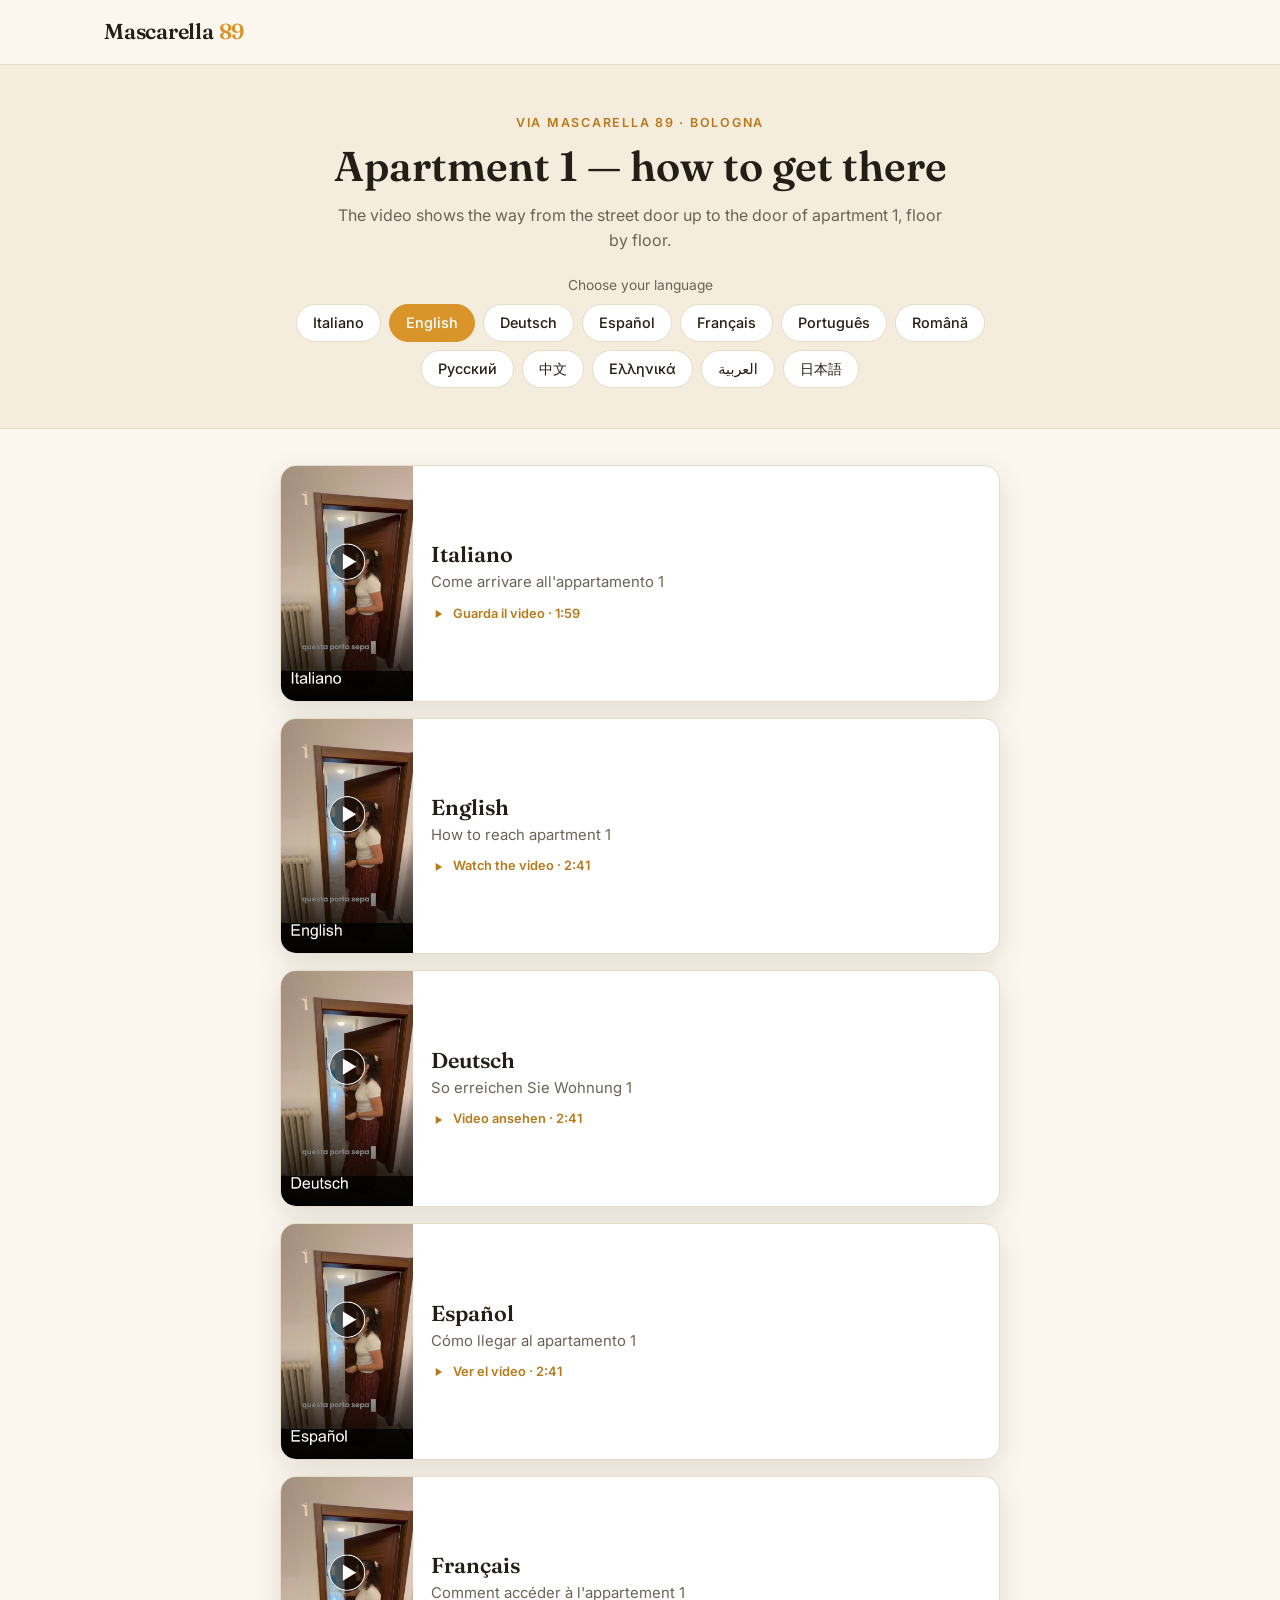
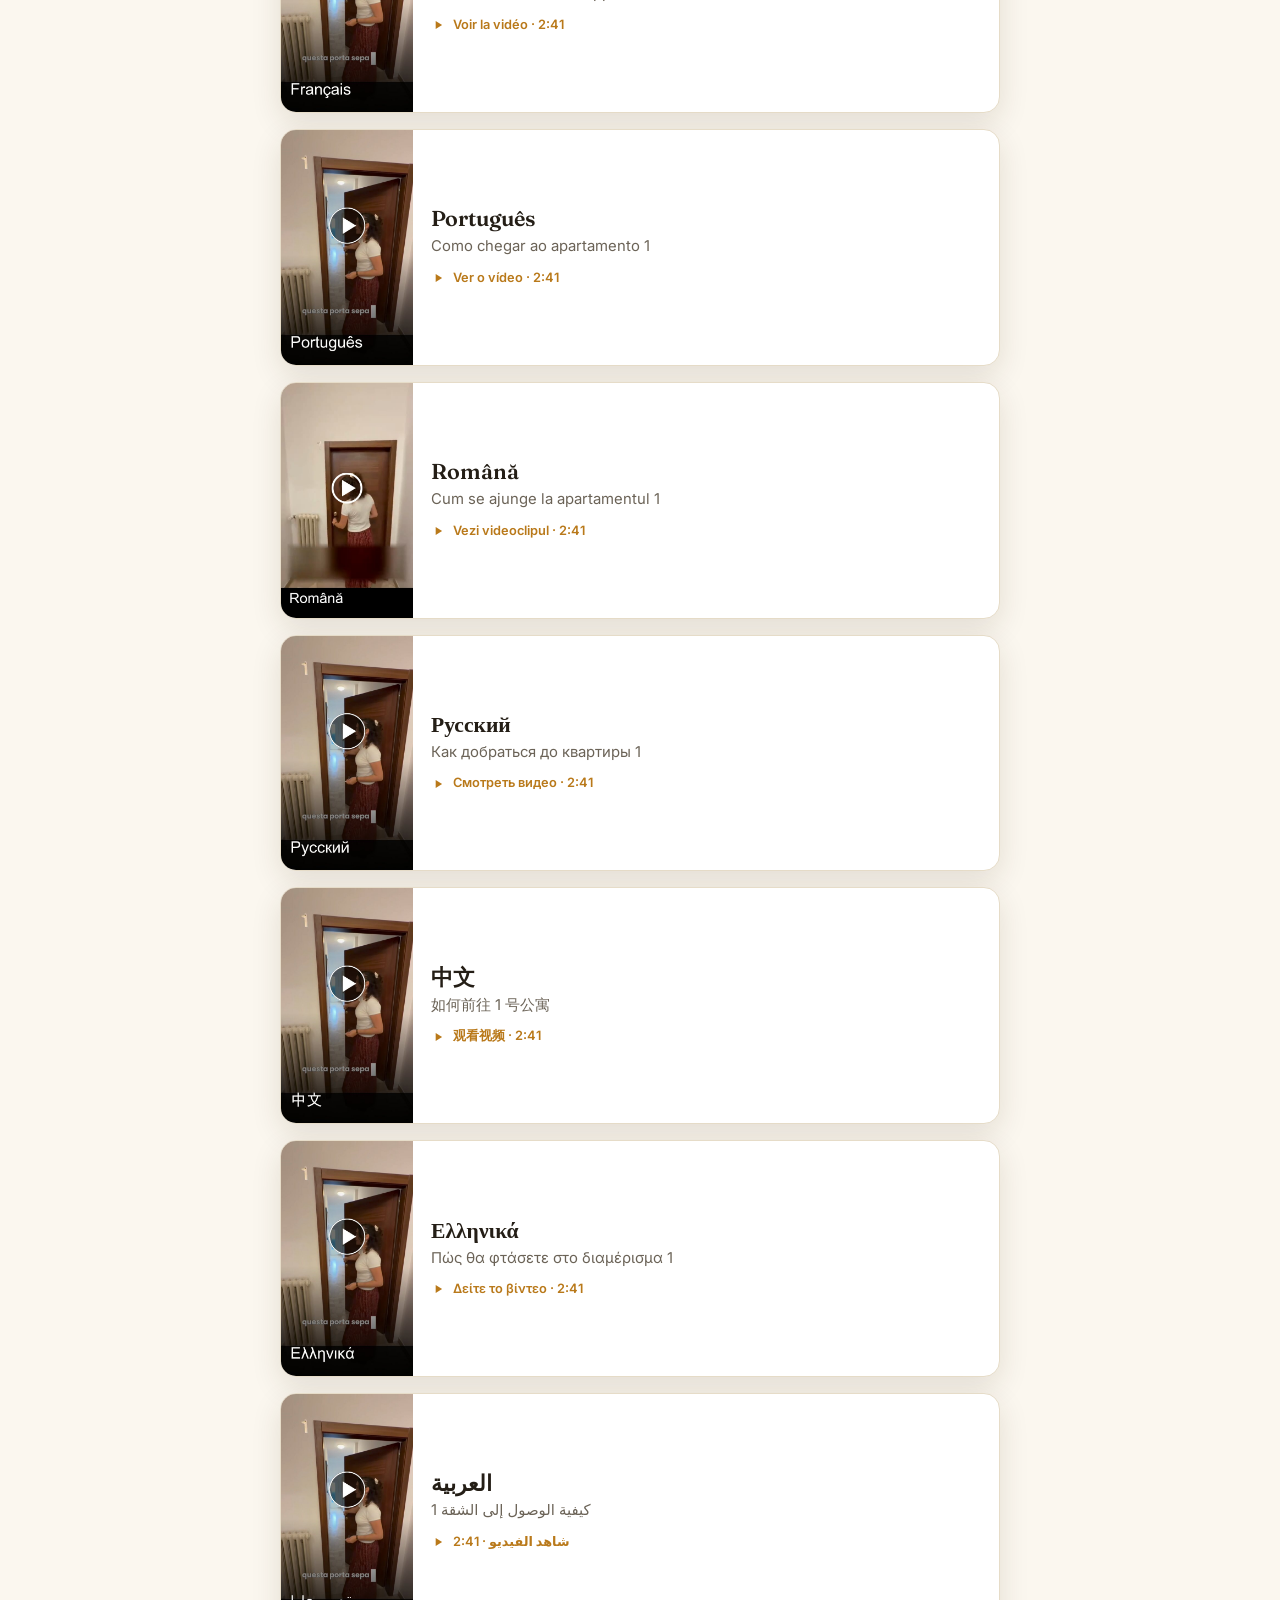
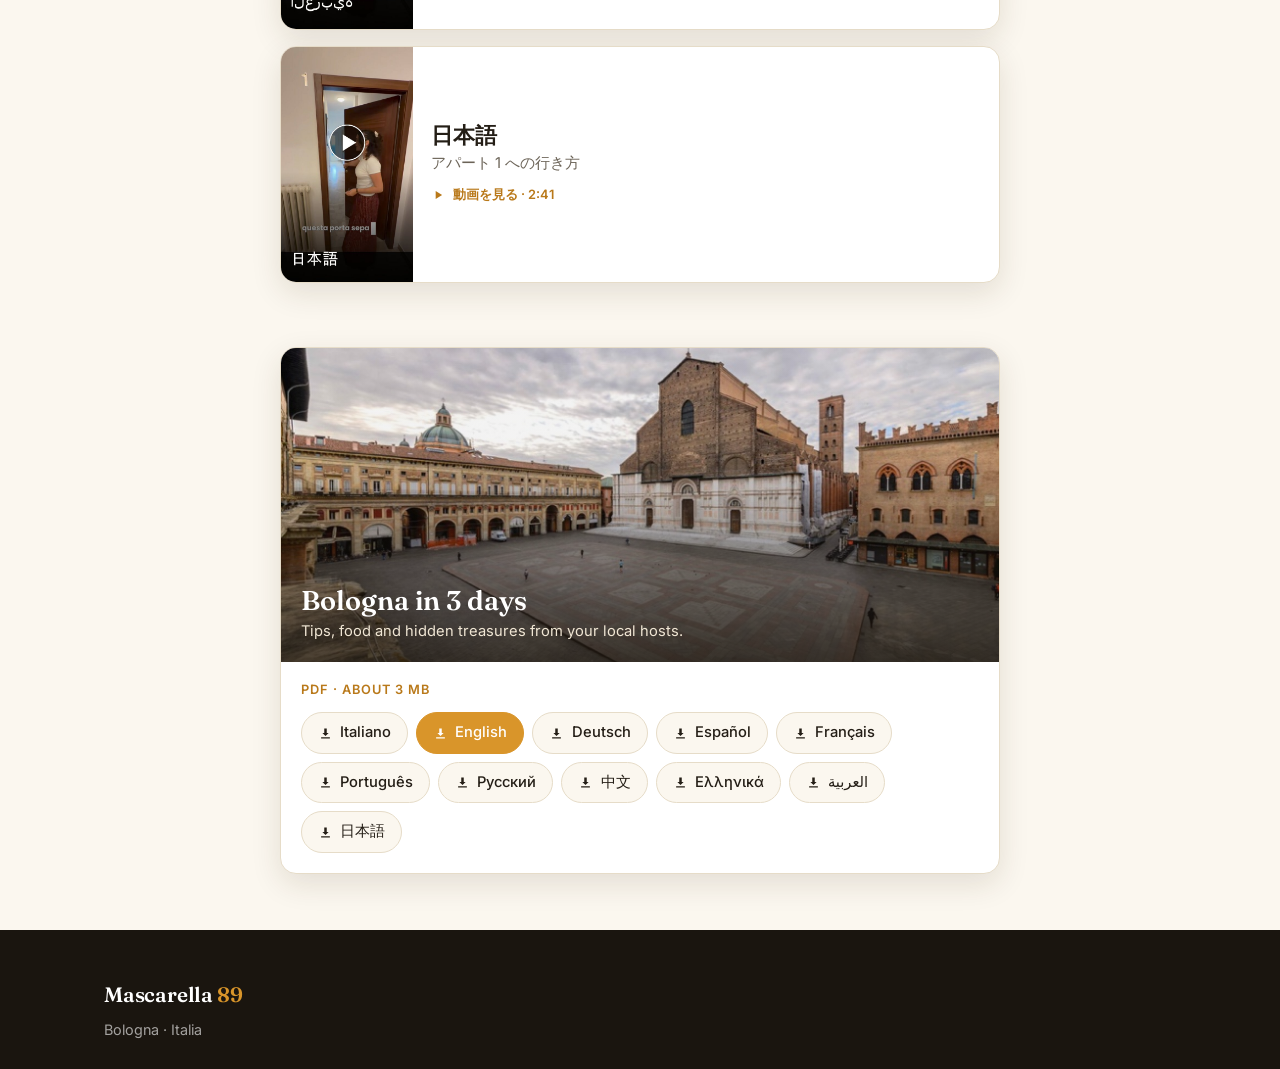
<file: appartamento-1.html>
<!DOCTYPE html>
<html lang="it">
<head>
  <meta charset="UTF-8" />
  <meta name="viewport" content="width=device-width, initial-scale=1.0" />
  <title>Appartamento 1 — Mascarella 89</title>
  <meta name="description" content="Video istruzioni: come raggiungere l'appartamento 1 in via Mascarella 89, dal portone all'ingresso." />
  <!-- Unlisted page: sent directly to guests, kept out of search results. -->
  <meta name="robots" content="noindex, nofollow" />
  <link rel="preconnect" href="https://fonts.googleapis.com" />
  <link rel="preconnect" href="https://fonts.gstatic.com" crossorigin />
  <link href="https://fonts.googleapis.com/css2?family=Fraunces:opsz,wght@9..144,500;9..144,600&family=Inter:wght@400;500;600&display=swap" rel="stylesheet" />
  <link rel="stylesheet" href="css/style.css" />
  <link rel="stylesheet" href="css/video.css" />
</head>
<body>
  <header class="nav" id="top">
    <div class="container nav__inner">
      <a href="index.html" class="brand">Mascarella <span>89</span></a>
    </div>
  </header>

  <section class="vhero" data-topic="apt1">
    <div class="container">
      <p class="vhero__eyebrow">Via Mascarella 89 · Bologna</p>
      <h1 data-vt="title">Appartamento 1 — come arrivare</h1>
      <p class="vhero__sub" data-vt="sub">
        Il video mostra il percorso dal portone di strada fino alla porta
        dell'appartamento 1, piano per piano.
      </p>
      <p class="vhero__pick" data-vt="pick">Scegli la tua lingua</p>
      <div class="vhero__langs" id="vlangs"></div>
    </div>
  </section>

  <main class="vlist">
    <div class="container">
      <div class="vlist__grid">
        <button class="vcard" type="button" data-video="assets/video/apt1-it.mp4" data-label="Italiano">
          <span class="vcard__thumb"><img src="assets/img/video/apt1-it.jpg" alt="" loading="lazy" /></span>
          <span class="vcard__body">
            <span class="vcard__lang">Italiano</span>
            <span class="vcard__desc">Come arrivare all'appartamento 1</span>
            <span class="vcard__meta">
              <svg viewBox="0 0 24 24" fill="currentColor" aria-hidden="true"><path d="M8 5v14l11-7z"/></svg>
              Guarda il video · 1:59
            </span>
          </span>
        </button>

        <button class="vcard" type="button" data-video="assets/video/apt1-en.mp4" data-label="English">
          <span class="vcard__thumb"><img src="assets/img/video/apt1-en.jpg" alt="" loading="lazy" /></span>
          <span class="vcard__body">
            <span class="vcard__lang">English</span>
            <span class="vcard__desc">How to reach apartment 1</span>
            <span class="vcard__meta">
              <svg viewBox="0 0 24 24" fill="currentColor" aria-hidden="true"><path d="M8 5v14l11-7z"/></svg>
              Watch the video · 2:41
            </span>
          </span>
        </button>

        <button class="vcard" type="button" data-video="assets/video/apt1-de.mp4" data-label="Deutsch">
          <span class="vcard__thumb"><img src="assets/img/video/apt1-de.jpg" alt="" loading="lazy" /></span>
          <span class="vcard__body">
            <span class="vcard__lang">Deutsch</span>
            <span class="vcard__desc">So erreichen Sie Wohnung 1</span>
            <span class="vcard__meta">
              <svg viewBox="0 0 24 24" fill="currentColor" aria-hidden="true"><path d="M8 5v14l11-7z"/></svg>
              Video ansehen · 2:41
            </span>
          </span>
        </button>

        <button class="vcard" type="button" data-video="assets/video/apt1-es.mp4" data-label="Español">
          <span class="vcard__thumb"><img src="assets/img/video/apt1-es.jpg" alt="" loading="lazy" /></span>
          <span class="vcard__body">
            <span class="vcard__lang">Español</span>
            <span class="vcard__desc">Cómo llegar al apartamento 1</span>
            <span class="vcard__meta">
              <svg viewBox="0 0 24 24" fill="currentColor" aria-hidden="true"><path d="M8 5v14l11-7z"/></svg>
              Ver el vídeo · 2:41
            </span>
          </span>
        </button>

        <button class="vcard" type="button" data-video="assets/video/apt1-fr.mp4" data-label="Français">
          <span class="vcard__thumb"><img src="assets/img/video/apt1-fr.jpg" alt="" loading="lazy" /></span>
          <span class="vcard__body">
            <span class="vcard__lang">Français</span>
            <span class="vcard__desc">Comment accéder à l'appartement 1</span>
            <span class="vcard__meta">
              <svg viewBox="0 0 24 24" fill="currentColor" aria-hidden="true"><path d="M8 5v14l11-7z"/></svg>
              Voir la vidéo · 2:41
            </span>
          </span>
        </button>

        <button class="vcard" type="button" data-video="assets/video/apt1-pt.mp4" data-label="Português">
          <span class="vcard__thumb"><img src="assets/img/video/apt1-pt.jpg" alt="" loading="lazy" /></span>
          <span class="vcard__body">
            <span class="vcard__lang">Português</span>
            <span class="vcard__desc">Como chegar ao apartamento 1</span>
            <span class="vcard__meta">
              <svg viewBox="0 0 24 24" fill="currentColor" aria-hidden="true"><path d="M8 5v14l11-7z"/></svg>
              Ver o vídeo · 2:41
            </span>
          </span>
        </button>

        <button class="vcard" type="button" data-video="assets/video/apt1-ro.mp4" data-label="Română">
          <span class="vcard__thumb"><img src="assets/img/video/apt1-ro.jpg" alt="" loading="lazy" /></span>
          <span class="vcard__body">
            <span class="vcard__lang">Română</span>
            <span class="vcard__desc">Cum se ajunge la apartamentul 1</span>
            <span class="vcard__meta">
              <svg viewBox="0 0 24 24" fill="currentColor" aria-hidden="true"><path d="M8 5v14l11-7z"/></svg>
              Vezi videoclipul · 2:41
            </span>
          </span>
        </button>

        <button class="vcard" type="button" data-video="assets/video/apt1-ru.mp4" data-label="Русский">
          <span class="vcard__thumb"><img src="assets/img/video/apt1-ru.jpg" alt="" loading="lazy" /></span>
          <span class="vcard__body">
            <span class="vcard__lang">Русский</span>
            <span class="vcard__desc">Как добраться до квартиры 1</span>
            <span class="vcard__meta">
              <svg viewBox="0 0 24 24" fill="currentColor" aria-hidden="true"><path d="M8 5v14l11-7z"/></svg>
              Смотреть видео · 2:41
            </span>
          </span>
        </button>

        <button class="vcard" type="button" data-video="assets/video/apt1-zh.mp4" data-label="中文">
          <span class="vcard__thumb"><img src="assets/img/video/apt1-zh.jpg" alt="" loading="lazy" /></span>
          <span class="vcard__body">
            <span class="vcard__lang">中文</span>
            <span class="vcard__desc">如何前往 1 号公寓</span>
            <span class="vcard__meta">
              <svg viewBox="0 0 24 24" fill="currentColor" aria-hidden="true"><path d="M8 5v14l11-7z"/></svg>
              观看视频 · 2:41
            </span>
          </span>
        </button>

        <button class="vcard" type="button" data-video="assets/video/apt1-el.mp4" data-label="Ελληνικά">
          <span class="vcard__thumb"><img src="assets/img/video/apt1-el.jpg" alt="" loading="lazy" /></span>
          <span class="vcard__body">
            <span class="vcard__lang">Ελληνικά</span>
            <span class="vcard__desc">Πώς θα φτάσετε στο διαμέρισμα 1</span>
            <span class="vcard__meta">
              <svg viewBox="0 0 24 24" fill="currentColor" aria-hidden="true"><path d="M8 5v14l11-7z"/></svg>
              Δείτε το βίντεο · 2:41
            </span>
          </span>
        </button>

        <button class="vcard" type="button" data-video="assets/video/apt1-ar.mp4" data-label="العربية">
          <span class="vcard__thumb"><img src="assets/img/video/apt1-ar.jpg" alt="" loading="lazy" /></span>
          <span class="vcard__body">
            <span class="vcard__lang">العربية</span>
            <span class="vcard__desc">كيفية الوصول إلى الشقة 1</span>
            <span class="vcard__meta">
              <svg viewBox="0 0 24 24" fill="currentColor" aria-hidden="true"><path d="M8 5v14l11-7z"/></svg>
              شاهد الفيديو · 2:41
            </span>
          </span>
        </button>

        <button class="vcard" type="button" data-video="assets/video/apt1-ja.mp4" data-label="日本語">
          <span class="vcard__thumb"><img src="assets/img/video/apt1-ja.jpg" alt="" loading="lazy" /></span>
          <span class="vcard__body">
            <span class="vcard__lang">日本語</span>
            <span class="vcard__desc">アパート 1 への行き方</span>
            <span class="vcard__meta">
              <svg viewBox="0 0 24 24" fill="currentColor" aria-hidden="true"><path d="M8 5v14l11-7z"/></svg>
              動画を見る · 2:41
            </span>
          </span>
        </button>
      </div>
    </div>
  </main>

  <!-- Bologna guide: same PDF in five languages. Only on the apartment
       pages — a guest fetching the keybox code is standing at the door. -->
  <section class="vguide">
    <div class="container">
      <div class="vguide__card">
        <div class="vguide__media">
          <img src="assets/img/guide/g03.jpg" alt="Piazza Maggiore, Bologna" loading="lazy" />
          <div class="vguide__titles">
            <h2 data-vt="guide_title">Bologna in 3 giorni</h2>
            <p data-vt="guide_sub">Consigli, sapori e angoli nascosti dai tuoi host.</p>
          </div>
        </div>
        <div class="vguide__body">
          <p class="vguide__meta" data-vt="guide_meta">PDF · circa 3 MB</p>
          <div class="vguide__links" id="vguidelinks">
            <a href="assets/guide/bologna-3-giorni-it.pdf" target="_blank" rel="noopener" data-glang="it">
              <svg viewBox="0 0 24 24" fill="currentColor" aria-hidden="true"><path d="M12 16l-5-5h3V4h4v7h3l-5 5zm-7 2h14v2H5v-2z"/></svg>
              Italiano
            </a>
            <a href="assets/guide/bologna-3-giorni-en.pdf" target="_blank" rel="noopener" data-glang="en">
              <svg viewBox="0 0 24 24" fill="currentColor" aria-hidden="true"><path d="M12 16l-5-5h3V4h4v7h3l-5 5zm-7 2h14v2H5v-2z"/></svg>
              English
            </a>
            <a href="assets/guide/bologna-3-giorni-de.pdf" target="_blank" rel="noopener" data-glang="de">
              <svg viewBox="0 0 24 24" fill="currentColor" aria-hidden="true"><path d="M12 16l-5-5h3V4h4v7h3l-5 5zm-7 2h14v2H5v-2z"/></svg>
              Deutsch
            </a>
            <a href="assets/guide/bologna-3-giorni-es.pdf" target="_blank" rel="noopener" data-glang="es">
              <svg viewBox="0 0 24 24" fill="currentColor" aria-hidden="true"><path d="M12 16l-5-5h3V4h4v7h3l-5 5zm-7 2h14v2H5v-2z"/></svg>
              Español
            </a>
            <a href="assets/guide/bologna-3-giorni-fr.pdf" target="_blank" rel="noopener" data-glang="fr">
              <svg viewBox="0 0 24 24" fill="currentColor" aria-hidden="true"><path d="M12 16l-5-5h3V4h4v7h3l-5 5zm-7 2h14v2H5v-2z"/></svg>
              Français
            </a>
            <a href="assets/guide/bologna-3-giorni-pt.pdf" target="_blank" rel="noopener" data-glang="pt">
              <svg viewBox="0 0 24 24" fill="currentColor" aria-hidden="true"><path d="M12 16l-5-5h3V4h4v7h3l-5 5zm-7 2h14v2H5v-2z"/></svg>
              Português
            </a>
            <a href="assets/guide/bologna-3-giorni-ru.pdf" target="_blank" rel="noopener" data-glang="ru">
              <svg viewBox="0 0 24 24" fill="currentColor" aria-hidden="true"><path d="M12 16l-5-5h3V4h4v7h3l-5 5zm-7 2h14v2H5v-2z"/></svg>
              Русский
            </a>
            <a href="assets/guide/bologna-3-giorni-zh.pdf" target="_blank" rel="noopener" data-glang="zh">
              <svg viewBox="0 0 24 24" fill="currentColor" aria-hidden="true"><path d="M12 16l-5-5h3V4h4v7h3l-5 5zm-7 2h14v2H5v-2z"/></svg>
              中文
            </a>
            <a href="assets/guide/bologna-3-giorni-el.pdf" target="_blank" rel="noopener" data-glang="el">
              <svg viewBox="0 0 24 24" fill="currentColor" aria-hidden="true"><path d="M12 16l-5-5h3V4h4v7h3l-5 5zm-7 2h14v2H5v-2z"/></svg>
              Ελληνικά
            </a>
            <a href="assets/guide/bologna-3-giorni-ar.pdf" target="_blank" rel="noopener" data-glang="ar">
              <svg viewBox="0 0 24 24" fill="currentColor" aria-hidden="true"><path d="M12 16l-5-5h3V4h4v7h3l-5 5zm-7 2h14v2H5v-2z"/></svg>
              العربية
            </a>
            <a href="assets/guide/bologna-3-giorni-ja.pdf" target="_blank" rel="noopener" data-glang="ja">
              <svg viewBox="0 0 24 24" fill="currentColor" aria-hidden="true"><path d="M12 16l-5-5h3V4h4v7h3l-5 5zm-7 2h14v2H5v-2z"/></svg>
              日本語
            </a>
          </div>
        </div>
      </div>
    </div>
  </section>


  <div class="vmodal" id="vmodal" hidden>
    <div class="vmodal__inner">
      <button class="vmodal__close" id="vclose" aria-label="Chiudi / Close">×</button>
      <video id="vplayer" controls playsinline preload="metadata"></video>
      <p class="vmodal__fallback">
        <span data-vt="fallback">Se il video non parte, </span><a id="vfallback" href="#" target="_blank" rel="noopener">aprilo qui</a>
      </p>
    </div>
  </div>

  <footer class="footer">
    <div class="container footer__inner">
      <div>
        <span class="brand brand--footer">Mascarella <span>89</span></span>
        <p>Bologna · Italia</p>
      </div>
    </div>
  </footer>

  <script src="js/video-page.js"></script>
</body>
</html>
</file>
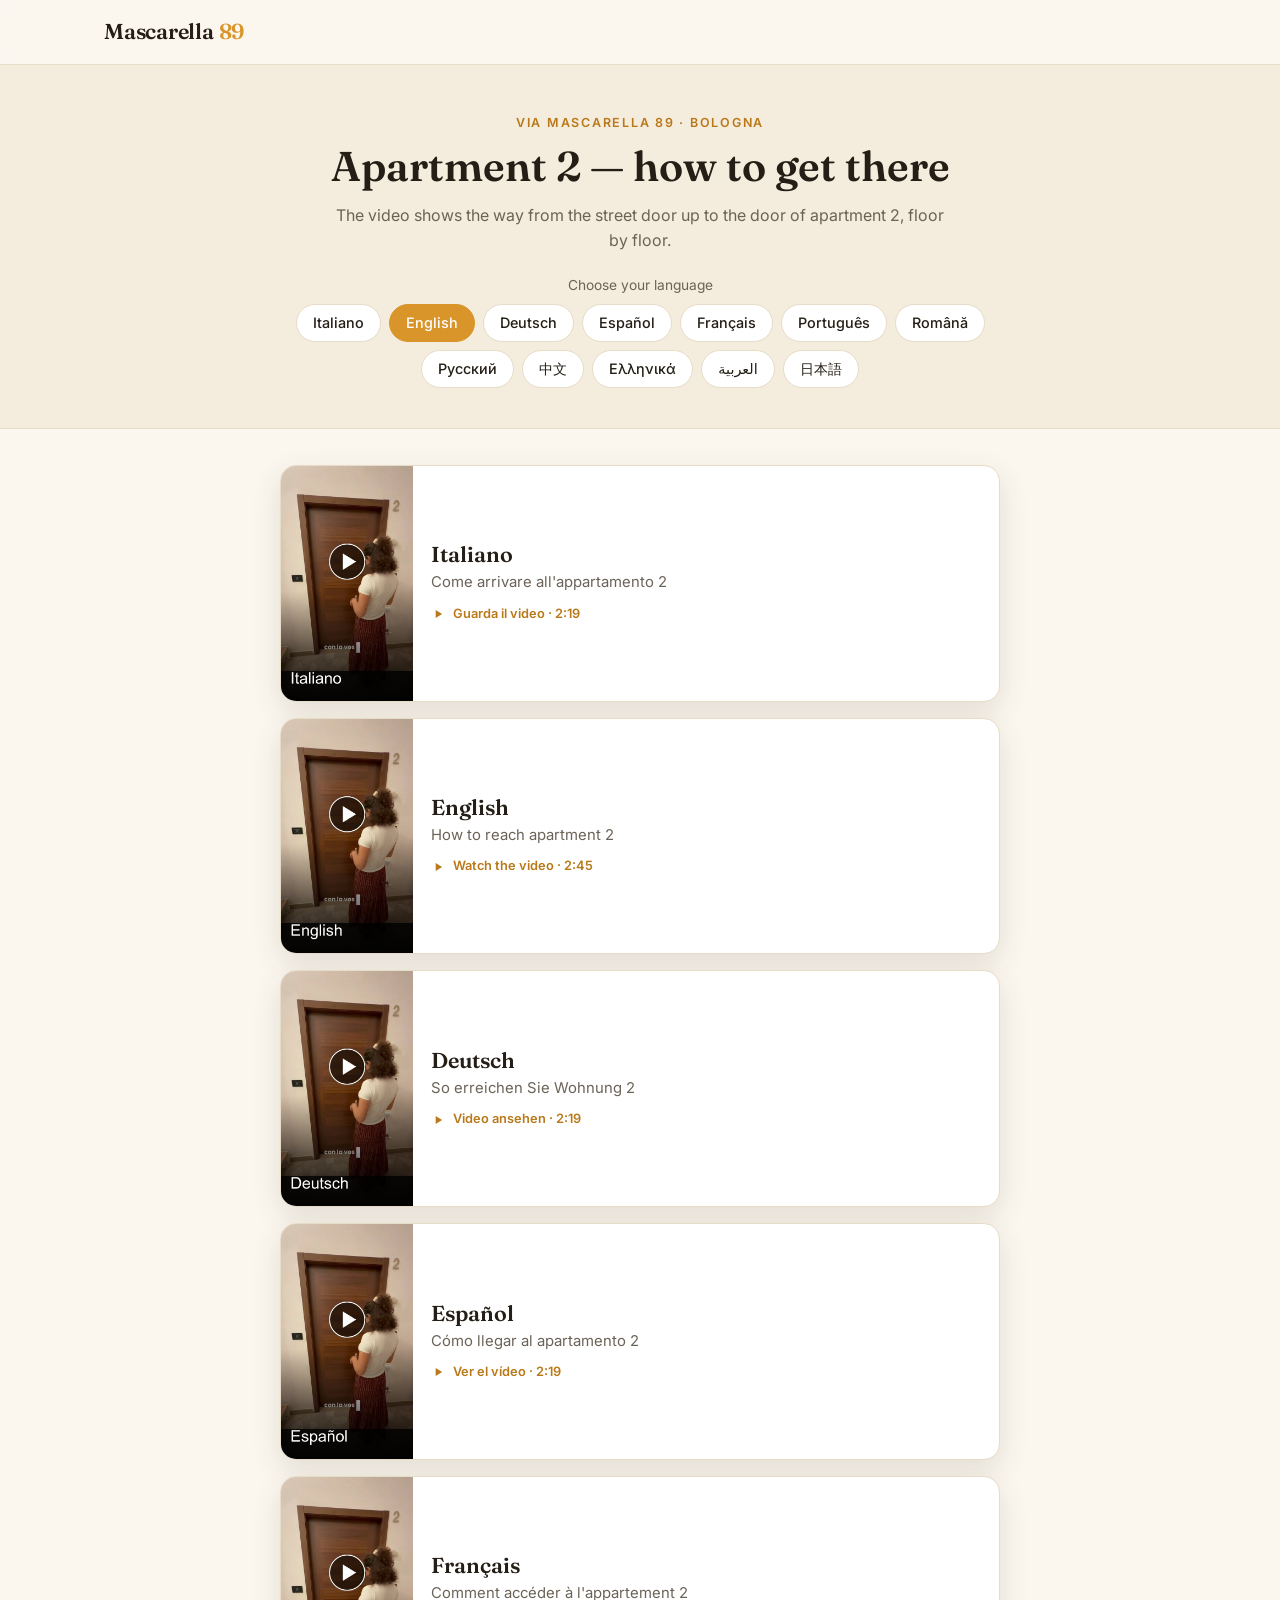
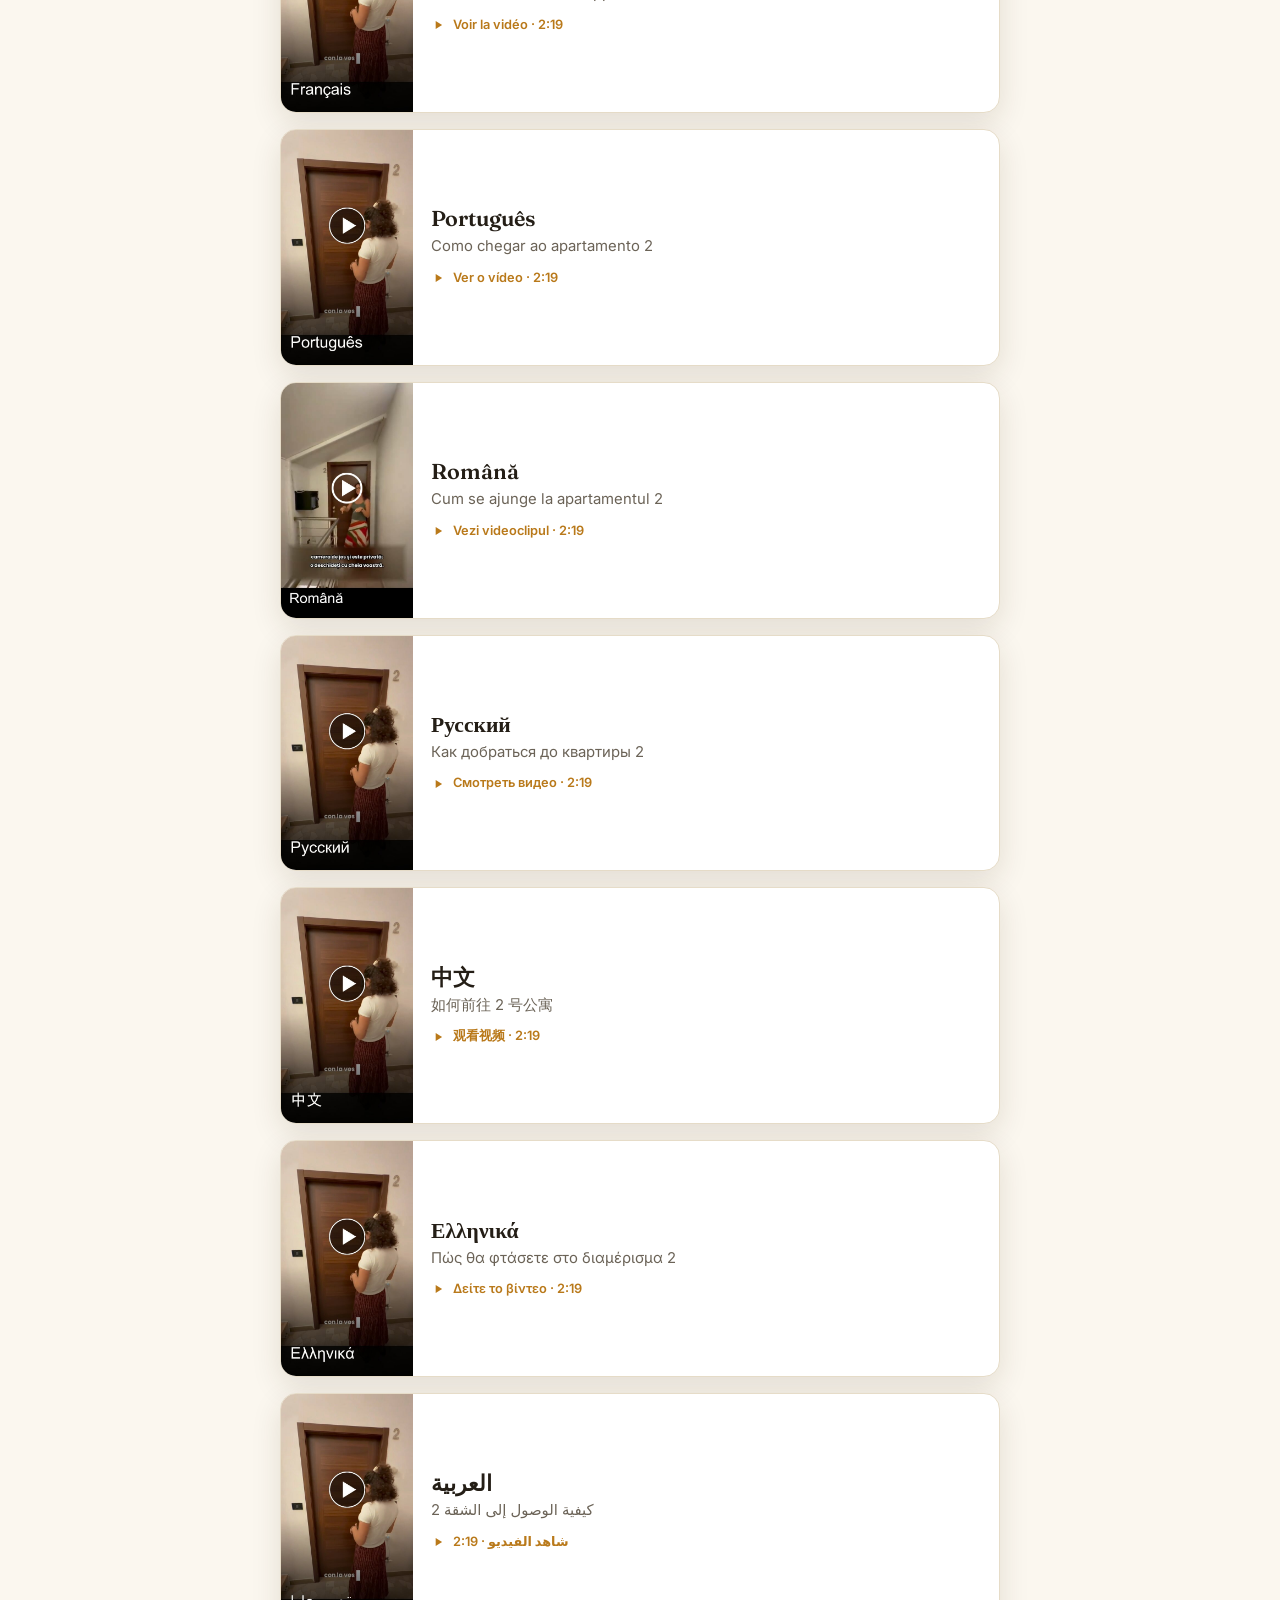
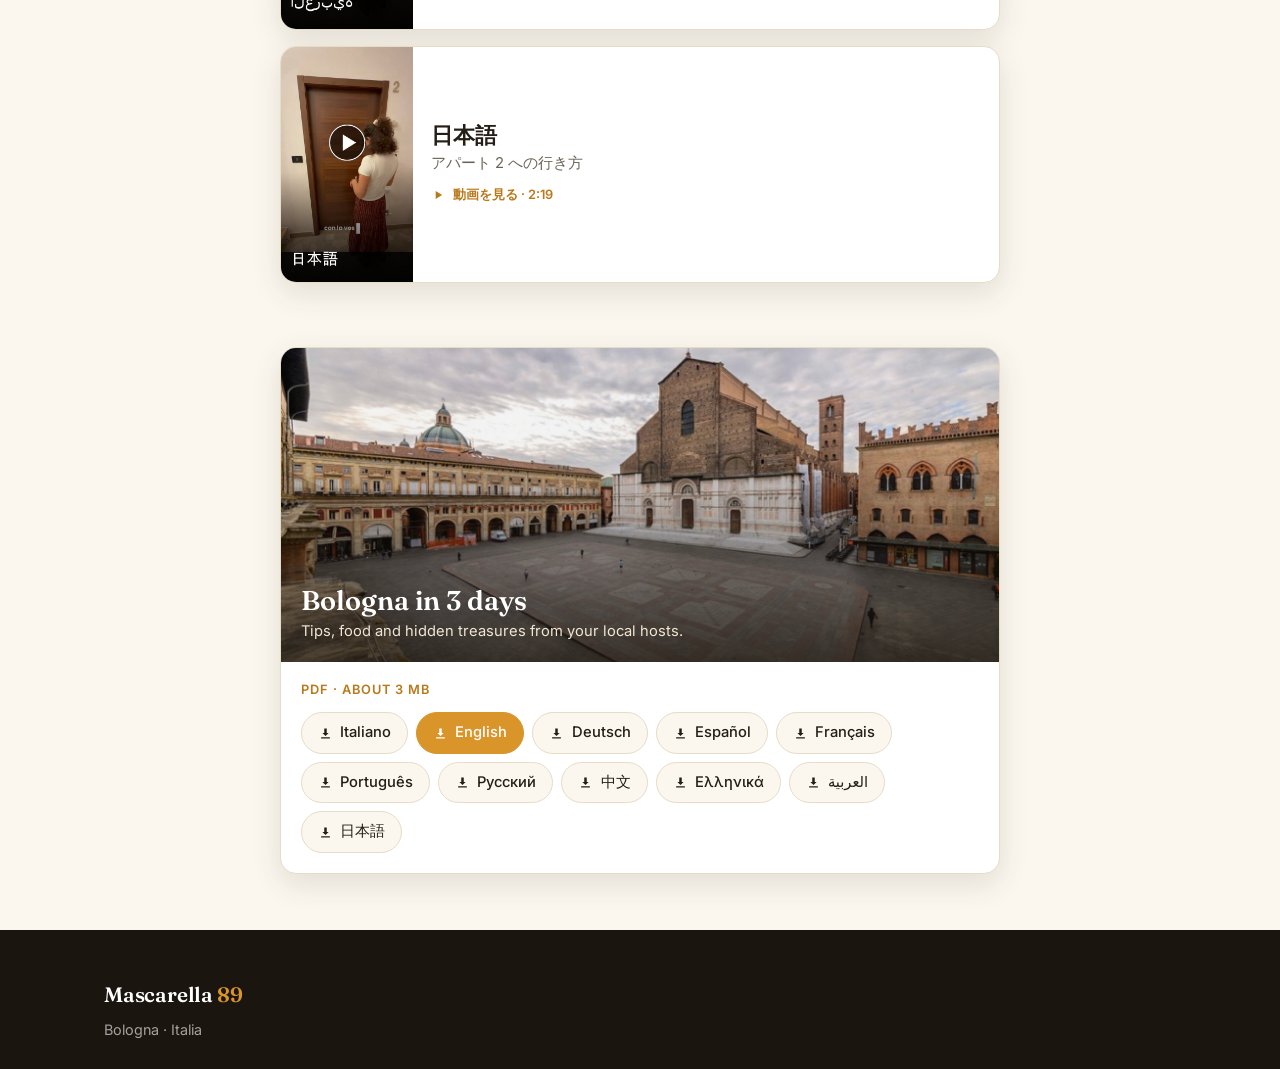
<file: appartamento-2.html>
<!DOCTYPE html>
<html lang="it">
<head>
  <meta charset="UTF-8" />
  <meta name="viewport" content="width=device-width, initial-scale=1.0" />
  <title>Appartamento 2 — Mascarella 89</title>
  <meta name="description" content="Video istruzioni: come raggiungere l'appartamento 2 in via Mascarella 89, dal portone all'ingresso." />
  <!-- Unlisted page: sent directly to guests, kept out of search results. -->
  <meta name="robots" content="noindex, nofollow" />
  <link rel="preconnect" href="https://fonts.googleapis.com" />
  <link rel="preconnect" href="https://fonts.gstatic.com" crossorigin />
  <link href="https://fonts.googleapis.com/css2?family=Fraunces:opsz,wght@9..144,500;9..144,600&family=Inter:wght@400;500;600&display=swap" rel="stylesheet" />
  <link rel="stylesheet" href="css/style.css" />
  <link rel="stylesheet" href="css/video.css" />
</head>
<body>
  <header class="nav" id="top">
    <div class="container nav__inner">
      <a href="index.html" class="brand">Mascarella <span>89</span></a>
    </div>
  </header>

  <section class="vhero" data-topic="apt2">
    <div class="container">
      <p class="vhero__eyebrow">Via Mascarella 89 · Bologna</p>
      <h1 data-vt="title">Appartamento 2 — come arrivare</h1>
      <p class="vhero__sub" data-vt="sub">
        Il video mostra il percorso dal portone di strada fino alla porta
        dell'appartamento 2, piano per piano.
      </p>
      <p class="vhero__pick" data-vt="pick">Scegli la tua lingua</p>
      <div class="vhero__langs" id="vlangs"></div>
    </div>
  </section>

  <main class="vlist">
    <div class="container">
      <div class="vlist__grid">
        <button class="vcard" type="button" data-video="assets/video/apt2-it.mp4" data-label="Italiano">
          <span class="vcard__thumb"><img src="assets/img/video/apt2-it.jpg" alt="" loading="lazy" /></span>
          <span class="vcard__body">
            <span class="vcard__lang">Italiano</span>
            <span class="vcard__desc">Come arrivare all'appartamento 2</span>
            <span class="vcard__meta">
              <svg viewBox="0 0 24 24" fill="currentColor" aria-hidden="true"><path d="M8 5v14l11-7z"/></svg>
              Guarda il video · 2:19
            </span>
          </span>
        </button>

        <button class="vcard" type="button" data-video="assets/video/apt2-en.mp4" data-label="English">
          <span class="vcard__thumb"><img src="assets/img/video/apt2-en.jpg" alt="" loading="lazy" /></span>
          <span class="vcard__body">
            <span class="vcard__lang">English</span>
            <span class="vcard__desc">How to reach apartment 2</span>
            <span class="vcard__meta">
              <svg viewBox="0 0 24 24" fill="currentColor" aria-hidden="true"><path d="M8 5v14l11-7z"/></svg>
              Watch the video · 2:45
            </span>
          </span>
        </button>

        <button class="vcard" type="button" data-video="assets/video/apt2-de.mp4" data-label="Deutsch">
          <span class="vcard__thumb"><img src="assets/img/video/apt2-de.jpg" alt="" loading="lazy" /></span>
          <span class="vcard__body">
            <span class="vcard__lang">Deutsch</span>
            <span class="vcard__desc">So erreichen Sie Wohnung 2</span>
            <span class="vcard__meta">
              <svg viewBox="0 0 24 24" fill="currentColor" aria-hidden="true"><path d="M8 5v14l11-7z"/></svg>
              Video ansehen · 2:19
            </span>
          </span>
        </button>

        <button class="vcard" type="button" data-video="assets/video/apt2-es.mp4" data-label="Español">
          <span class="vcard__thumb"><img src="assets/img/video/apt2-es.jpg" alt="" loading="lazy" /></span>
          <span class="vcard__body">
            <span class="vcard__lang">Español</span>
            <span class="vcard__desc">Cómo llegar al apartamento 2</span>
            <span class="vcard__meta">
              <svg viewBox="0 0 24 24" fill="currentColor" aria-hidden="true"><path d="M8 5v14l11-7z"/></svg>
              Ver el vídeo · 2:19
            </span>
          </span>
        </button>

        <button class="vcard" type="button" data-video="assets/video/apt2-fr.mp4" data-label="Français">
          <span class="vcard__thumb"><img src="assets/img/video/apt2-fr.jpg" alt="" loading="lazy" /></span>
          <span class="vcard__body">
            <span class="vcard__lang">Français</span>
            <span class="vcard__desc">Comment accéder à l'appartement 2</span>
            <span class="vcard__meta">
              <svg viewBox="0 0 24 24" fill="currentColor" aria-hidden="true"><path d="M8 5v14l11-7z"/></svg>
              Voir la vidéo · 2:19
            </span>
          </span>
        </button>

        <button class="vcard" type="button" data-video="assets/video/apt2-pt.mp4" data-label="Português">
          <span class="vcard__thumb"><img src="assets/img/video/apt2-pt.jpg" alt="" loading="lazy" /></span>
          <span class="vcard__body">
            <span class="vcard__lang">Português</span>
            <span class="vcard__desc">Como chegar ao apartamento 2</span>
            <span class="vcard__meta">
              <svg viewBox="0 0 24 24" fill="currentColor" aria-hidden="true"><path d="M8 5v14l11-7z"/></svg>
              Ver o vídeo · 2:19
            </span>
          </span>
        </button>

        <button class="vcard" type="button" data-video="assets/video/apt2-ro.mp4" data-label="Română">
          <span class="vcard__thumb"><img src="assets/img/video/apt2-ro.jpg" alt="" loading="lazy" /></span>
          <span class="vcard__body">
            <span class="vcard__lang">Română</span>
            <span class="vcard__desc">Cum se ajunge la apartamentul 2</span>
            <span class="vcard__meta">
              <svg viewBox="0 0 24 24" fill="currentColor" aria-hidden="true"><path d="M8 5v14l11-7z"/></svg>
              Vezi videoclipul · 2:19
            </span>
          </span>
        </button>

        <button class="vcard" type="button" data-video="assets/video/apt2-ru.mp4" data-label="Русский">
          <span class="vcard__thumb"><img src="assets/img/video/apt2-ru.jpg" alt="" loading="lazy" /></span>
          <span class="vcard__body">
            <span class="vcard__lang">Русский</span>
            <span class="vcard__desc">Как добраться до квартиры 2</span>
            <span class="vcard__meta">
              <svg viewBox="0 0 24 24" fill="currentColor" aria-hidden="true"><path d="M8 5v14l11-7z"/></svg>
              Смотреть видео · 2:19
            </span>
          </span>
        </button>

        <button class="vcard" type="button" data-video="assets/video/apt2-zh.mp4" data-label="中文">
          <span class="vcard__thumb"><img src="assets/img/video/apt2-zh.jpg" alt="" loading="lazy" /></span>
          <span class="vcard__body">
            <span class="vcard__lang">中文</span>
            <span class="vcard__desc">如何前往 2 号公寓</span>
            <span class="vcard__meta">
              <svg viewBox="0 0 24 24" fill="currentColor" aria-hidden="true"><path d="M8 5v14l11-7z"/></svg>
              观看视频 · 2:19
            </span>
          </span>
        </button>

        <button class="vcard" type="button" data-video="assets/video/apt2-el.mp4" data-label="Ελληνικά">
          <span class="vcard__thumb"><img src="assets/img/video/apt2-el.jpg" alt="" loading="lazy" /></span>
          <span class="vcard__body">
            <span class="vcard__lang">Ελληνικά</span>
            <span class="vcard__desc">Πώς θα φτάσετε στο διαμέρισμα 2</span>
            <span class="vcard__meta">
              <svg viewBox="0 0 24 24" fill="currentColor" aria-hidden="true"><path d="M8 5v14l11-7z"/></svg>
              Δείτε το βίντεο · 2:19
            </span>
          </span>
        </button>

        <button class="vcard" type="button" data-video="assets/video/apt2-ar.mp4" data-label="العربية">
          <span class="vcard__thumb"><img src="assets/img/video/apt2-ar.jpg" alt="" loading="lazy" /></span>
          <span class="vcard__body">
            <span class="vcard__lang">العربية</span>
            <span class="vcard__desc">كيفية الوصول إلى الشقة 2</span>
            <span class="vcard__meta">
              <svg viewBox="0 0 24 24" fill="currentColor" aria-hidden="true"><path d="M8 5v14l11-7z"/></svg>
              شاهد الفيديو · 2:19
            </span>
          </span>
        </button>

        <button class="vcard" type="button" data-video="assets/video/apt2-ja.mp4" data-label="日本語">
          <span class="vcard__thumb"><img src="assets/img/video/apt2-ja.jpg" alt="" loading="lazy" /></span>
          <span class="vcard__body">
            <span class="vcard__lang">日本語</span>
            <span class="vcard__desc">アパート 2 への行き方</span>
            <span class="vcard__meta">
              <svg viewBox="0 0 24 24" fill="currentColor" aria-hidden="true"><path d="M8 5v14l11-7z"/></svg>
              動画を見る · 2:19
            </span>
          </span>
        </button>
      </div>
    </div>
  </main>

  <!-- Bologna guide: same PDF in five languages. Only on the apartment
       pages — a guest fetching the keybox code is standing at the door. -->
  <section class="vguide">
    <div class="container">
      <div class="vguide__card">
        <div class="vguide__media">
          <img src="assets/img/guide/g03.jpg" alt="Piazza Maggiore, Bologna" loading="lazy" />
          <div class="vguide__titles">
            <h2 data-vt="guide_title">Bologna in 3 giorni</h2>
            <p data-vt="guide_sub">Consigli, sapori e angoli nascosti dai tuoi host.</p>
          </div>
        </div>
        <div class="vguide__body">
          <p class="vguide__meta" data-vt="guide_meta">PDF · circa 3 MB</p>
          <div class="vguide__links" id="vguidelinks">
            <a href="assets/guide/bologna-3-giorni-it.pdf" target="_blank" rel="noopener" data-glang="it">
              <svg viewBox="0 0 24 24" fill="currentColor" aria-hidden="true"><path d="M12 16l-5-5h3V4h4v7h3l-5 5zm-7 2h14v2H5v-2z"/></svg>
              Italiano
            </a>
            <a href="assets/guide/bologna-3-giorni-en.pdf" target="_blank" rel="noopener" data-glang="en">
              <svg viewBox="0 0 24 24" fill="currentColor" aria-hidden="true"><path d="M12 16l-5-5h3V4h4v7h3l-5 5zm-7 2h14v2H5v-2z"/></svg>
              English
            </a>
            <a href="assets/guide/bologna-3-giorni-de.pdf" target="_blank" rel="noopener" data-glang="de">
              <svg viewBox="0 0 24 24" fill="currentColor" aria-hidden="true"><path d="M12 16l-5-5h3V4h4v7h3l-5 5zm-7 2h14v2H5v-2z"/></svg>
              Deutsch
            </a>
            <a href="assets/guide/bologna-3-giorni-es.pdf" target="_blank" rel="noopener" data-glang="es">
              <svg viewBox="0 0 24 24" fill="currentColor" aria-hidden="true"><path d="M12 16l-5-5h3V4h4v7h3l-5 5zm-7 2h14v2H5v-2z"/></svg>
              Español
            </a>
            <a href="assets/guide/bologna-3-giorni-fr.pdf" target="_blank" rel="noopener" data-glang="fr">
              <svg viewBox="0 0 24 24" fill="currentColor" aria-hidden="true"><path d="M12 16l-5-5h3V4h4v7h3l-5 5zm-7 2h14v2H5v-2z"/></svg>
              Français
            </a>
            <a href="assets/guide/bologna-3-giorni-pt.pdf" target="_blank" rel="noopener" data-glang="pt">
              <svg viewBox="0 0 24 24" fill="currentColor" aria-hidden="true"><path d="M12 16l-5-5h3V4h4v7h3l-5 5zm-7 2h14v2H5v-2z"/></svg>
              Português
            </a>
            <a href="assets/guide/bologna-3-giorni-ru.pdf" target="_blank" rel="noopener" data-glang="ru">
              <svg viewBox="0 0 24 24" fill="currentColor" aria-hidden="true"><path d="M12 16l-5-5h3V4h4v7h3l-5 5zm-7 2h14v2H5v-2z"/></svg>
              Русский
            </a>
            <a href="assets/guide/bologna-3-giorni-zh.pdf" target="_blank" rel="noopener" data-glang="zh">
              <svg viewBox="0 0 24 24" fill="currentColor" aria-hidden="true"><path d="M12 16l-5-5h3V4h4v7h3l-5 5zm-7 2h14v2H5v-2z"/></svg>
              中文
            </a>
            <a href="assets/guide/bologna-3-giorni-el.pdf" target="_blank" rel="noopener" data-glang="el">
              <svg viewBox="0 0 24 24" fill="currentColor" aria-hidden="true"><path d="M12 16l-5-5h3V4h4v7h3l-5 5zm-7 2h14v2H5v-2z"/></svg>
              Ελληνικά
            </a>
            <a href="assets/guide/bologna-3-giorni-ar.pdf" target="_blank" rel="noopener" data-glang="ar">
              <svg viewBox="0 0 24 24" fill="currentColor" aria-hidden="true"><path d="M12 16l-5-5h3V4h4v7h3l-5 5zm-7 2h14v2H5v-2z"/></svg>
              العربية
            </a>
            <a href="assets/guide/bologna-3-giorni-ja.pdf" target="_blank" rel="noopener" data-glang="ja">
              <svg viewBox="0 0 24 24" fill="currentColor" aria-hidden="true"><path d="M12 16l-5-5h3V4h4v7h3l-5 5zm-7 2h14v2H5v-2z"/></svg>
              日本語
            </a>
          </div>
        </div>
      </div>
    </div>
  </section>


  <div class="vmodal" id="vmodal" hidden>
    <div class="vmodal__inner">
      <button class="vmodal__close" id="vclose" aria-label="Chiudi / Close">×</button>
      <video id="vplayer" controls playsinline preload="metadata"></video>
      <p class="vmodal__fallback">
        <span data-vt="fallback">Se il video non parte, </span><a id="vfallback" href="#" target="_blank" rel="noopener">aprilo qui</a>
      </p>
    </div>
  </div>

  <footer class="footer">
    <div class="container footer__inner">
      <div>
        <span class="brand brand--footer">Mascarella <span>89</span></span>
        <p>Bologna · Italia</p>
      </div>
    </div>
  </footer>

  <script src="js/video-page.js"></script>
</body>
</html>
</file>
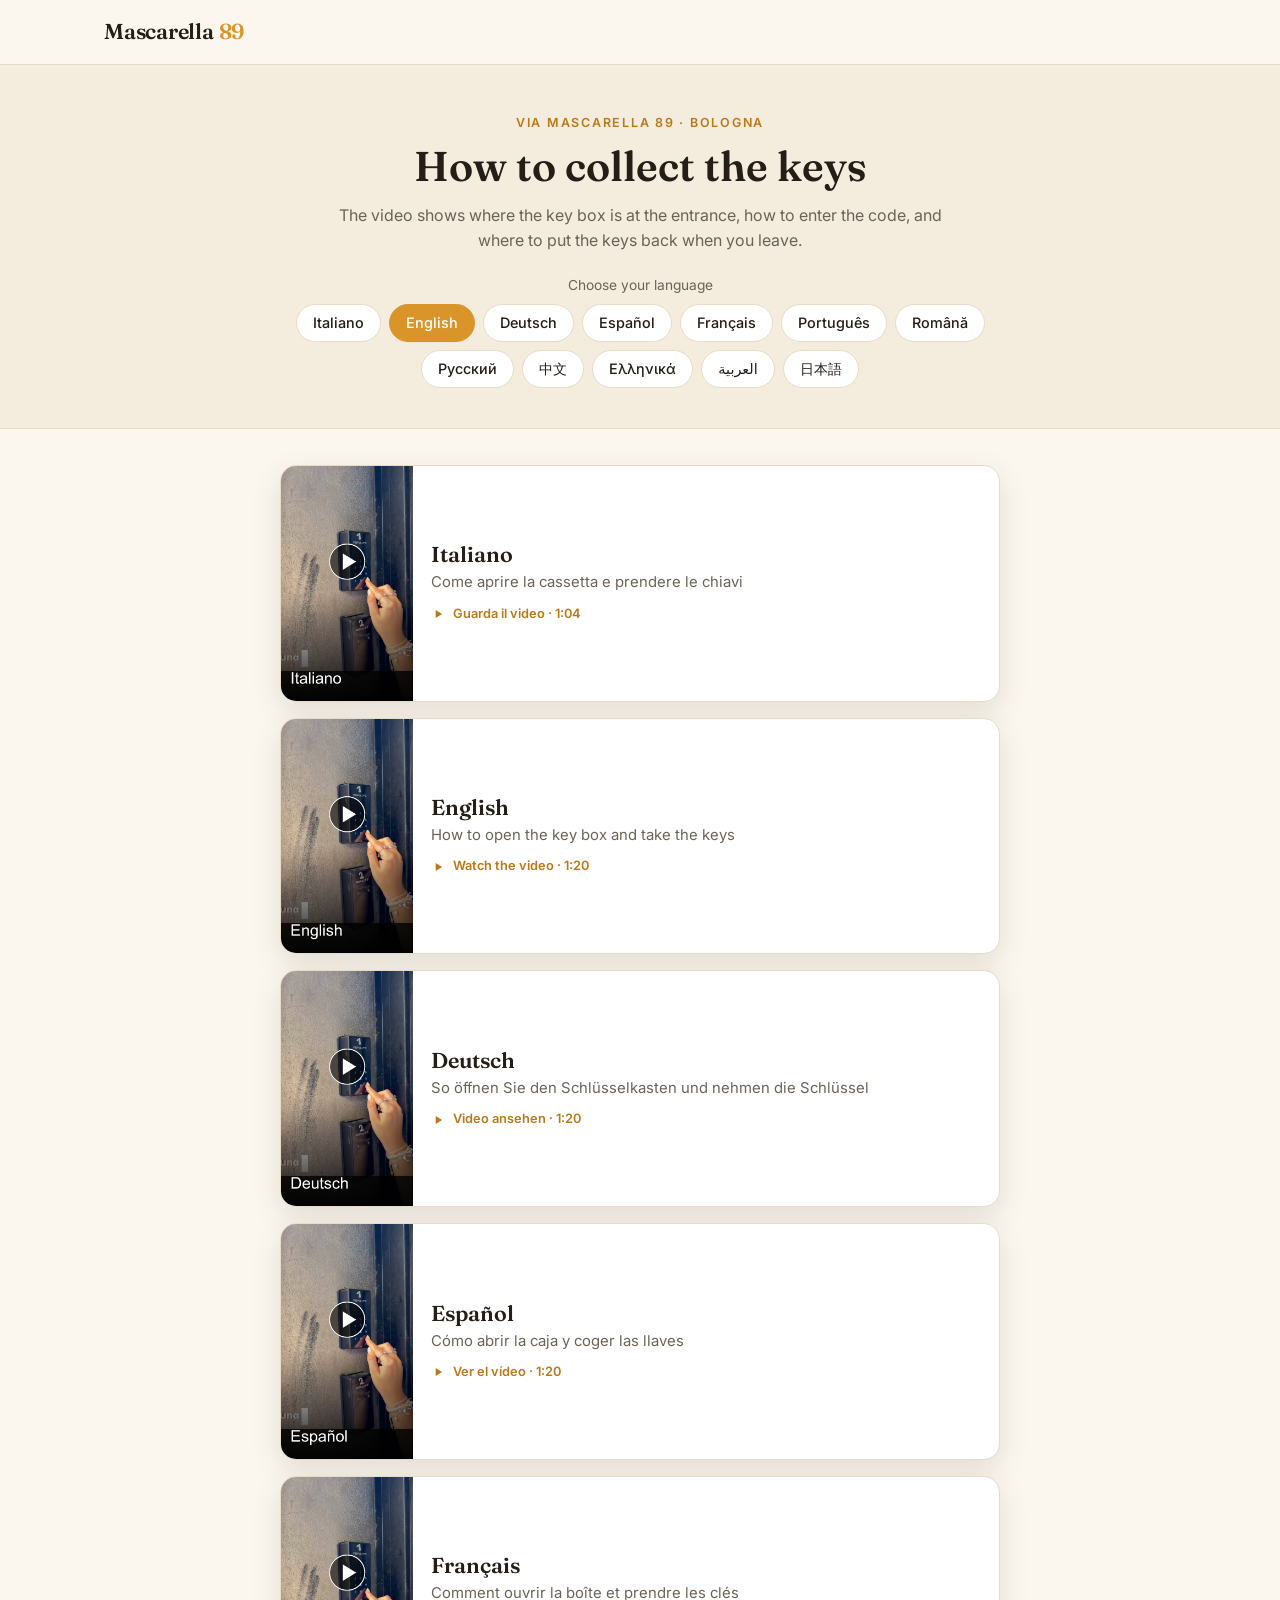
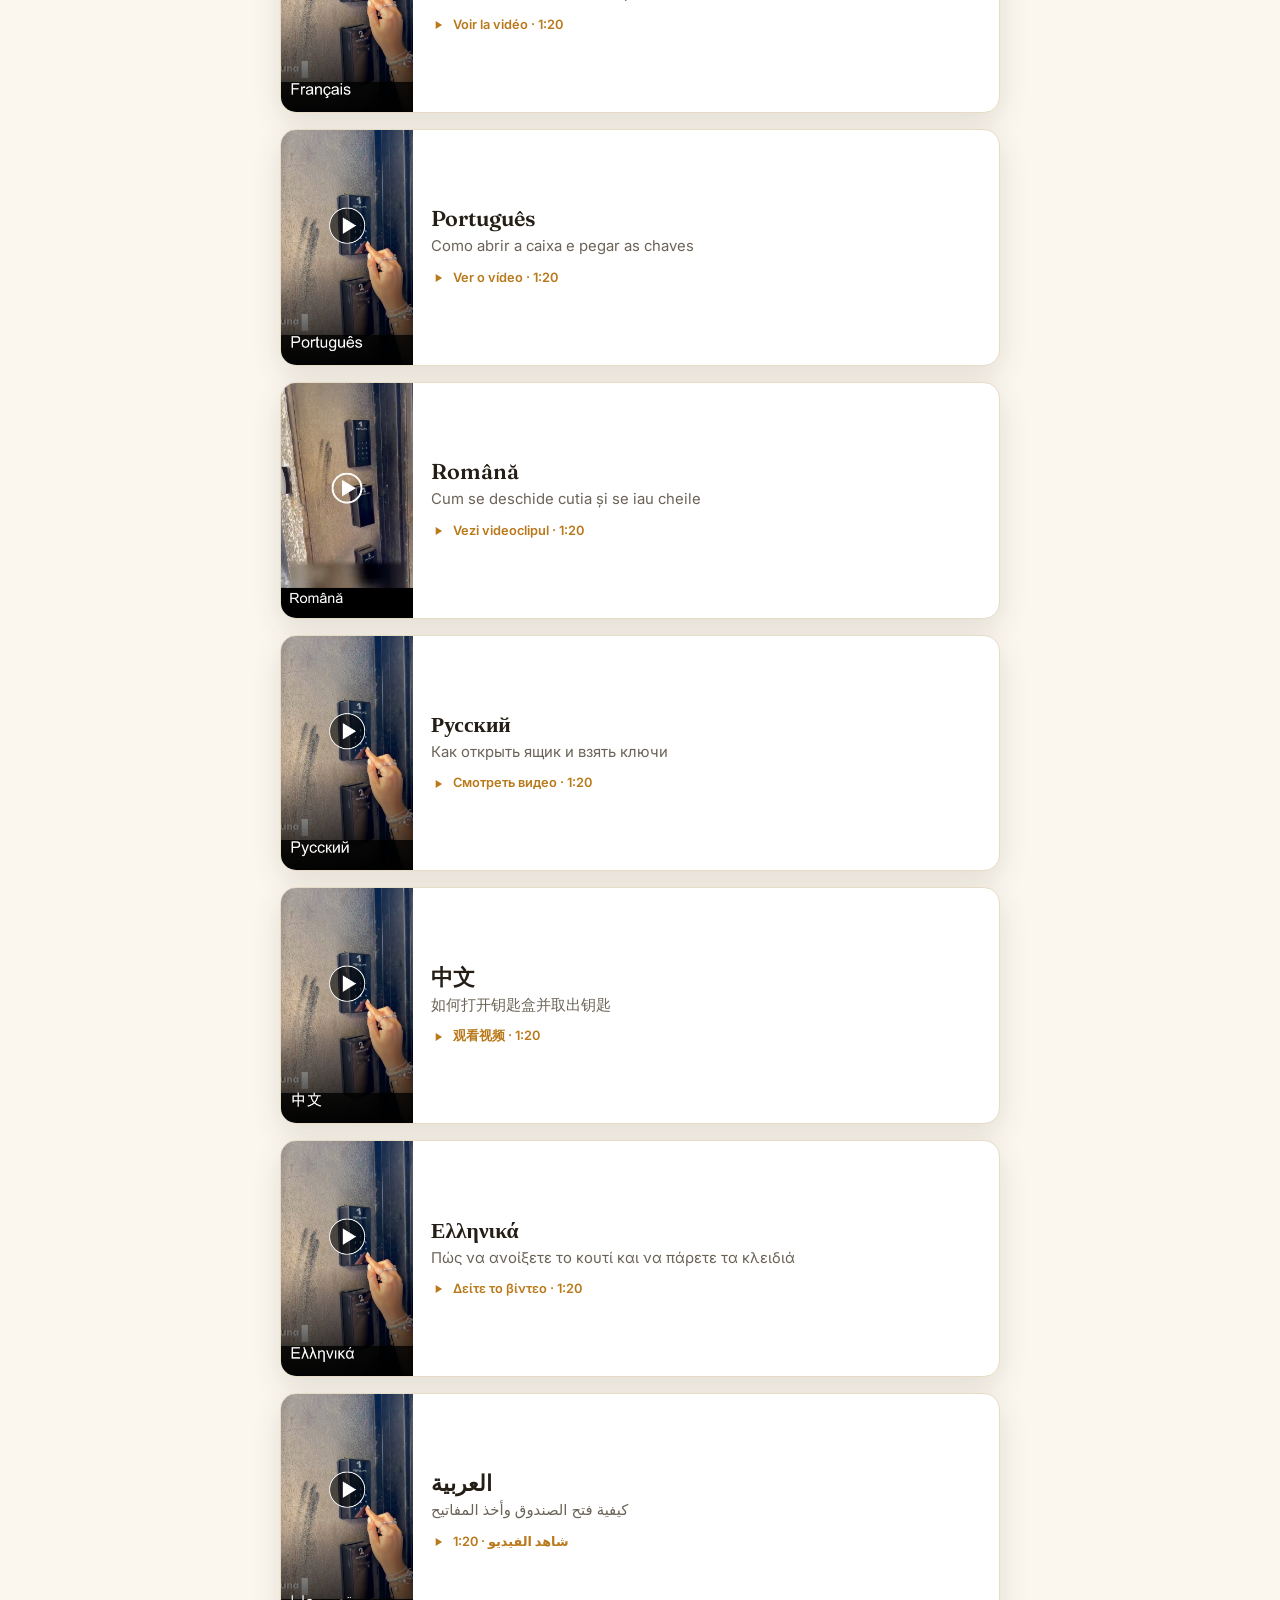
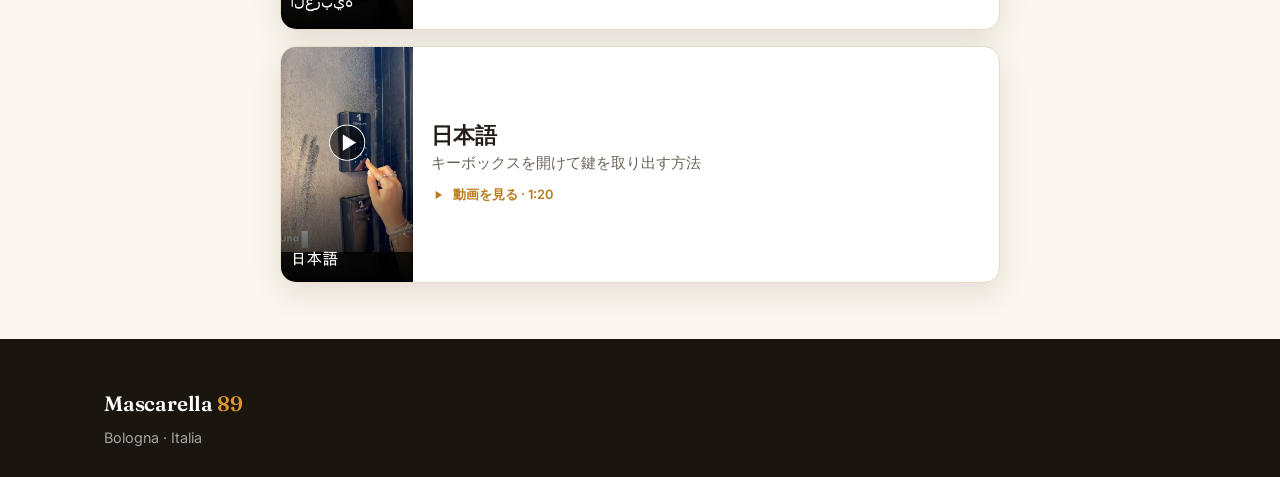
<file: keybox.html>
<!DOCTYPE html>
<html lang="it">
<head>
  <meta charset="UTF-8" />
  <meta name="viewport" content="width=device-width, initial-scale=1.0" />
  <title>Le chiavi — Mascarella 89</title>
  <meta name="description" content="Video istruzioni: come trovare e aprire la cassetta delle chiavi in via Mascarella 89." />
  <!-- Unlisted page: sent directly to guests, kept out of search results. -->
  <meta name="robots" content="noindex, nofollow" />
  <link rel="preconnect" href="https://fonts.googleapis.com" />
  <link rel="preconnect" href="https://fonts.gstatic.com" crossorigin />
  <link href="https://fonts.googleapis.com/css2?family=Fraunces:opsz,wght@9..144,500;9..144,600&family=Inter:wght@400;500;600&display=swap" rel="stylesheet" />
  <link rel="stylesheet" href="css/style.css" />
  <link rel="stylesheet" href="css/video.css" />
</head>
<body>
  <header class="nav" id="top">
    <div class="container nav__inner">
      <a href="index.html" class="brand">Mascarella <span>89</span></a>
    </div>
  </header>

  <section class="vhero" data-topic="keybox">
    <div class="container">
      <p class="vhero__eyebrow">Via Mascarella 89 · Bologna</p>
      <h1 data-vt="title">Come prendere le chiavi</h1>
      <p class="vhero__sub" data-vt="sub">
        Il video mostra dove si trova la cassetta delle chiavi all'ingresso,
        come inserire il codice e come riporre le chiavi alla partenza.
      </p>
      <p class="vhero__pick" data-vt="pick">Scegli la tua lingua</p>
      <div class="vhero__langs" id="vlangs"></div>
    </div>
  </section>

  <main class="vlist">
    <div class="container">
      <div class="vlist__grid">
        <button class="vcard" type="button" data-video="assets/video/keybox-it.mp4" data-label="Italiano">
          <span class="vcard__thumb"><img src="assets/img/video/keybox-it.jpg" alt="" loading="lazy" /></span>
          <span class="vcard__body">
            <span class="vcard__lang">Italiano</span>
            <span class="vcard__desc">Come aprire la cassetta e prendere le chiavi</span>
            <span class="vcard__meta">
              <svg viewBox="0 0 24 24" fill="currentColor" aria-hidden="true"><path d="M8 5v14l11-7z"/></svg>
              Guarda il video · 1:04
            </span>
          </span>
        </button>

        <button class="vcard" type="button" data-video="assets/video/keybox-en.mp4" data-label="English">
          <span class="vcard__thumb"><img src="assets/img/video/keybox-en.jpg" alt="" loading="lazy" /></span>
          <span class="vcard__body">
            <span class="vcard__lang">English</span>
            <span class="vcard__desc">How to open the key box and take the keys</span>
            <span class="vcard__meta">
              <svg viewBox="0 0 24 24" fill="currentColor" aria-hidden="true"><path d="M8 5v14l11-7z"/></svg>
              Watch the video · 1:20
            </span>
          </span>
        </button>

        <button class="vcard" type="button" data-video="assets/video/keybox-de.mp4" data-label="Deutsch">
          <span class="vcard__thumb"><img src="assets/img/video/keybox-de.jpg" alt="" loading="lazy" /></span>
          <span class="vcard__body">
            <span class="vcard__lang">Deutsch</span>
            <span class="vcard__desc">So öffnen Sie den Schlüsselkasten und nehmen die Schlüssel</span>
            <span class="vcard__meta">
              <svg viewBox="0 0 24 24" fill="currentColor" aria-hidden="true"><path d="M8 5v14l11-7z"/></svg>
              Video ansehen · 1:20
            </span>
          </span>
        </button>

        <button class="vcard" type="button" data-video="assets/video/keybox-es.mp4" data-label="Español">
          <span class="vcard__thumb"><img src="assets/img/video/keybox-es.jpg" alt="" loading="lazy" /></span>
          <span class="vcard__body">
            <span class="vcard__lang">Español</span>
            <span class="vcard__desc">Cómo abrir la caja y coger las llaves</span>
            <span class="vcard__meta">
              <svg viewBox="0 0 24 24" fill="currentColor" aria-hidden="true"><path d="M8 5v14l11-7z"/></svg>
              Ver el vídeo · 1:20
            </span>
          </span>
        </button>

        <button class="vcard" type="button" data-video="assets/video/keybox-fr.mp4" data-label="Français">
          <span class="vcard__thumb"><img src="assets/img/video/keybox-fr.jpg" alt="" loading="lazy" /></span>
          <span class="vcard__body">
            <span class="vcard__lang">Français</span>
            <span class="vcard__desc">Comment ouvrir la boîte et prendre les clés</span>
            <span class="vcard__meta">
              <svg viewBox="0 0 24 24" fill="currentColor" aria-hidden="true"><path d="M8 5v14l11-7z"/></svg>
              Voir la vidéo · 1:20
            </span>
          </span>
        </button>

        <button class="vcard" type="button" data-video="assets/video/keybox-pt.mp4" data-label="Português">
          <span class="vcard__thumb"><img src="assets/img/video/keybox-pt.jpg" alt="" loading="lazy" /></span>
          <span class="vcard__body">
            <span class="vcard__lang">Português</span>
            <span class="vcard__desc">Como abrir a caixa e pegar as chaves</span>
            <span class="vcard__meta">
              <svg viewBox="0 0 24 24" fill="currentColor" aria-hidden="true"><path d="M8 5v14l11-7z"/></svg>
              Ver o vídeo · 1:20
            </span>
          </span>
        </button>

        <button class="vcard" type="button" data-video="assets/video/keybox-ro.mp4" data-label="Română">
          <span class="vcard__thumb"><img src="assets/img/video/keybox-ro.jpg" alt="" loading="lazy" /></span>
          <span class="vcard__body">
            <span class="vcard__lang">Română</span>
            <span class="vcard__desc">Cum se deschide cutia și se iau cheile</span>
            <span class="vcard__meta">
              <svg viewBox="0 0 24 24" fill="currentColor" aria-hidden="true"><path d="M8 5v14l11-7z"/></svg>
              Vezi videoclipul · 1:20
            </span>
          </span>
        </button>

        <button class="vcard" type="button" data-video="assets/video/keybox-ru.mp4" data-label="Русский">
          <span class="vcard__thumb"><img src="assets/img/video/keybox-ru.jpg" alt="" loading="lazy" /></span>
          <span class="vcard__body">
            <span class="vcard__lang">Русский</span>
            <span class="vcard__desc">Как открыть ящик и взять ключи</span>
            <span class="vcard__meta">
              <svg viewBox="0 0 24 24" fill="currentColor" aria-hidden="true"><path d="M8 5v14l11-7z"/></svg>
              Смотреть видео · 1:20
            </span>
          </span>
        </button>

        <button class="vcard" type="button" data-video="assets/video/keybox-zh.mp4" data-label="中文">
          <span class="vcard__thumb"><img src="assets/img/video/keybox-zh.jpg" alt="" loading="lazy" /></span>
          <span class="vcard__body">
            <span class="vcard__lang">中文</span>
            <span class="vcard__desc">如何打开钥匙盒并取出钥匙</span>
            <span class="vcard__meta">
              <svg viewBox="0 0 24 24" fill="currentColor" aria-hidden="true"><path d="M8 5v14l11-7z"/></svg>
              观看视频 · 1:20
            </span>
          </span>
        </button>

        <button class="vcard" type="button" data-video="assets/video/keybox-el.mp4" data-label="Ελληνικά">
          <span class="vcard__thumb"><img src="assets/img/video/keybox-el.jpg" alt="" loading="lazy" /></span>
          <span class="vcard__body">
            <span class="vcard__lang">Ελληνικά</span>
            <span class="vcard__desc">Πώς να ανοίξετε το κουτί και να πάρετε τα κλειδιά</span>
            <span class="vcard__meta">
              <svg viewBox="0 0 24 24" fill="currentColor" aria-hidden="true"><path d="M8 5v14l11-7z"/></svg>
              Δείτε το βίντεο · 1:20
            </span>
          </span>
        </button>

        <button class="vcard" type="button" data-video="assets/video/keybox-ar.mp4" data-label="العربية">
          <span class="vcard__thumb"><img src="assets/img/video/keybox-ar.jpg" alt="" loading="lazy" /></span>
          <span class="vcard__body">
            <span class="vcard__lang">العربية</span>
            <span class="vcard__desc">كيفية فتح الصندوق وأخذ المفاتيح</span>
            <span class="vcard__meta">
              <svg viewBox="0 0 24 24" fill="currentColor" aria-hidden="true"><path d="M8 5v14l11-7z"/></svg>
              شاهد الفيديو · 1:20
            </span>
          </span>
        </button>

        <button class="vcard" type="button" data-video="assets/video/keybox-ja.mp4" data-label="日本語">
          <span class="vcard__thumb"><img src="assets/img/video/keybox-ja.jpg" alt="" loading="lazy" /></span>
          <span class="vcard__body">
            <span class="vcard__lang">日本語</span>
            <span class="vcard__desc">キーボックスを開けて鍵を取り出す方法</span>
            <span class="vcard__meta">
              <svg viewBox="0 0 24 24" fill="currentColor" aria-hidden="true"><path d="M8 5v14l11-7z"/></svg>
              動画を見る · 1:20
            </span>
          </span>
        </button>
      </div>
    </div>
  </main>

  <div class="vmodal" id="vmodal" hidden>
    <div class="vmodal__inner">
      <button class="vmodal__close" id="vclose" aria-label="Chiudi / Close">×</button>
      <video id="vplayer" controls playsinline preload="metadata"></video>
      <p class="vmodal__fallback">
        <span data-vt="fallback">Se il video non parte, </span><a id="vfallback" href="#" target="_blank" rel="noopener">aprilo qui</a>
      </p>
    </div>
  </div>

  <footer class="footer">
    <div class="container footer__inner">
      <div>
        <span class="brand brand--footer">Mascarella <span>89</span></span>
        <p>Bologna · Italia</p>
      </div>
    </div>
  </footer>

  <script src="js/video-page.js"></script>
</body>
</html>
</file>
<file: css/style.css>
:root{
  --ochre:#d9952a;
  --ochre-dark:#b9791a;
  --ink:#241e16;
  --muted:#6b6357;
  --cream:#fbf7ef;
  --cream-2:#f4ecdd;
  --line:#e6dcc8;
  --busy:#cfc6b6;
  --white:#fff;
  --radius:16px;
  --shadow:0 10px 30px rgba(60,45,20,.12);
  --maxw:1120px;
}
*{box-sizing:border-box}
html{scroll-behavior:smooth}
body{
  margin:0;font-family:"Inter",system-ui,sans-serif;color:var(--ink);
  background:var(--cream);line-height:1.6;-webkit-font-smoothing:antialiased;
}
img{max-width:100%;display:block}
a{color:inherit;text-decoration:none}
.container{width:100%;max-width:var(--maxw);margin:0 auto;padding:0 24px}
h1,h2,h3{font-family:"Fraunces",Georgia,serif;font-weight:600;line-height:1.15;margin:0}

/* Buttons */
.btn{
  display:inline-flex;align-items:center;justify-content:center;gap:.5rem;
  background:var(--ochre);color:#fff;font-weight:600;font-size:.95rem;
  padding:.85rem 1.5rem;border-radius:999px;border:0;cursor:pointer;
  transition:transform .15s ease, background .2s ease;
}
.btn:hover{background:var(--ochre-dark);transform:translateY(-1px)}
.btn--ghost{background:transparent;border:1.5px solid #fff;color:#fff}
.btn--ghost:hover{background:rgba(255,255,255,.15)}
.btn--small{padding:.55rem 1.1rem;font-size:.85rem}
.btn--block{width:100%}

/* Nav */
.nav{position:sticky;top:0;z-index:50;background:rgba(251,247,239,.9);
  backdrop-filter:blur(10px);border-bottom:1px solid var(--line)}
.nav__inner{display:flex;align-items:center;justify-content:space-between;height:64px;gap:1rem}
.brand{font-family:"Fraunces",serif;font-weight:600;font-size:1.35rem;letter-spacing:-.01em}
.brand span{color:var(--ochre)}
.nav__links{display:flex;gap:1.6rem;font-size:.92rem;font-weight:500}
.nav__links a{color:var(--muted)}
.nav__links a:hover{color:var(--ink)}

/* Hero */
.hero{position:relative;min-height:86vh;display:flex;align-items:flex-end;color:#fff}
.hero__media,.hero__media img{position:absolute;inset:0;width:100%;height:100%;object-fit:cover}
.hero__overlay{position:absolute;inset:0;
  background:linear-gradient(180deg,rgba(20,15,8,.25)0%,rgba(20,15,8,.15)40%,rgba(20,15,8,.78)100%)}
.hero__content{position:relative;padding-bottom:64px;padding-top:120px}
.hero__eyebrow{text-transform:uppercase;letter-spacing:.22em;font-size:.78rem;font-weight:600;opacity:.9;margin:0 0 .6rem}
.hero h1{font-size:clamp(3rem,9vw,6rem);font-weight:500}
.hero__tagline{font-size:clamp(1.05rem,2.4vw,1.4rem);max-width:36ch;margin:.6rem 0 0;opacity:.95}
.hero__meta{display:flex;flex-wrap:wrap;align-items:center;gap:.6rem;margin:1.2rem 0 1.6rem;font-size:.95rem;font-weight:500}
.hero__meta .dot{opacity:.6}
.hero__cta{display:flex;gap:.8rem;flex-wrap:wrap}

/* Facts */
.facts{background:var(--ink);color:#fff}
.facts__grid{display:flex;flex-wrap:wrap;justify-content:space-between;gap:1rem;padding:28px 24px}
.fact{display:flex;flex-direction:column;align-items:center;flex:1;min-width:90px}
.fact__num{font-family:"Fraunces",serif;font-size:1.9rem;color:var(--ochre);line-height:1}
.fact__label{font-size:.85rem;opacity:.85;margin-top:.3rem;text-align:center}

/* Sections */
.section{padding:84px 0}
.section--alt{background:var(--cream-2)}
.section--cta{background:var(--ink);color:#fff}
.section__title{font-size:clamp(1.8rem,4vw,2.6rem)}
.section__sub{color:var(--muted);margin:.6rem 0 2.2rem;max-width:60ch}
.section--cta .section__sub{color:rgba(255,255,255,.75)}

/* Gallery */
.gallery{display:grid;grid-template-columns:repeat(4,1fr);grid-auto-rows:200px;gap:12px}
.gallery figure{margin:0;overflow:hidden;border-radius:12px;cursor:pointer;position:relative;background:var(--cream-2)}
.gallery img{width:100%;height:100%;object-fit:cover;transition:transform .5s ease}
.gallery figure:hover img{transform:scale(1.06)}
.gallery .g-big{grid-column:span 2;grid-row:span 2}
.gallery .g-wide{grid-column:span 2}

/* About */
.about{display:grid;grid-template-columns:1.7fr 1fr;gap:48px;align-items:start}
.about__text p{color:var(--muted);margin:0 0 1.1rem}
.about__text h3{margin:2rem 0 .5rem;font-size:1.25rem}
.about__card{background:#fff;border:1px solid var(--line);border-radius:var(--radius);
  padding:28px;box-shadow:var(--shadow);position:sticky;top:88px}
.about__host{margin:0 0 1rem;font-size:1.05rem}
.about__list{list-style:none;margin:0 0 1.4rem;padding:0}
.about__list li{display:flex;justify-content:space-between;gap:1rem;padding:.6rem 0;border-bottom:1px solid var(--line);font-size:.95rem}
.about__list li span{color:var(--muted)}
.about__list li:last-child{border-bottom:0}

/* Amenities */
.amenities{list-style:none;margin:0;padding:0;display:grid;grid-template-columns:repeat(3,1fr);gap:14px}
.amenities li{background:#fff;border:1px solid var(--line);border-radius:12px;padding:18px 20px;
  display:flex;align-items:center;gap:.8rem;font-weight:500}
.amenities li .ic{font-size:1.3rem;line-height:1}

/* Calendar */
.calendar{background:#fff;border:1px solid var(--line);border-radius:var(--radius);
  box-shadow:var(--shadow);max-width:760px;padding:24px}
.calendar__header{display:flex;align-items:center;justify-content:space-between;margin-bottom:14px}
.cal-month{display:flex;gap:48px;font-family:"Fraunces",serif;font-size:1.2rem;font-weight:600;flex:1;justify-content:space-around}
.cal-nav{width:40px;height:40px;border-radius:50%;border:1px solid var(--line);background:#fff;
  font-size:1.3rem;cursor:pointer;color:var(--ink);transition:background .2s}
.cal-nav:hover{background:var(--cream-2)}
.cal-grids{display:grid;grid-template-columns:1fr 1fr;gap:40px}
.cal-grid{}
.cal-grid h4{display:none}
.cal-week,.cal-days{display:grid;grid-template-columns:repeat(7,1fr);gap:4px}
.cal-week span{text-align:center;font-size:.72rem;color:var(--muted);font-weight:600;padding:6px 0}
.cal-day{aspect-ratio:1;display:flex;align-items:center;justify-content:center;font-size:.9rem;
  border-radius:9px;cursor:pointer;border:1px solid transparent;transition:background .15s}
.cal-day.empty{cursor:default}
.cal-day.free:hover{background:var(--cream-2)}
.cal-day.busy{color:#a59c8c;background:var(--busy);cursor:not-allowed;text-decoration:line-through}
.cal-day.past{color:#c8c0b2;cursor:not-allowed}
.cal-day.sel{background:var(--ochre);color:#fff;font-weight:600}
.cal-day.inrange{background:rgba(217,149,42,.18)}
.cal-quote{margin-top:14px;padding-top:14px;border-top:1px solid var(--line)}
.cal-quote__title{font-size:.82rem;color:var(--muted);font-weight:600;margin:0 0 8px}
.cal-quote__bad{font-size:.82rem;color:#b4452f;margin:0 0 8px}
.cal-quote__none{font-size:.88rem;color:var(--muted);margin:0}
.cal-quote__ask{display:flex;gap:10px;align-items:center;flex-wrap:wrap;margin-bottom:10px}
.cal-quote__lbl{font-size:.82rem;color:var(--muted)}
.cal-quote__sel,.cal-quote__code{padding:8px 10px;border:1px solid var(--line);border-radius:8px;
  font:inherit;font-size:.9rem;background:#fff}
.cal-quote__code{min-width:180px}
.btn--sm{padding:8px 16px;font-size:.88rem}
.cal-quote__link{background:none;border:0;padding:0;font:inherit;font-size:.8rem;color:var(--muted);
  text-decoration:underline;cursor:pointer;margin-bottom:10px}
.cal-quote__row{display:grid;grid-template-columns:1fr auto;gap:2px 12px;align-items:baseline;
  padding:8px 0;border-bottom:1px solid var(--line)}
.cal-quote__row:last-child{border-bottom:0}
.cal-quote__unit{font-weight:600;font-size:.92rem}
.cal-quote__tot{font-weight:700;font-size:1.05rem;white-space:nowrap}
.cal-quote__det{grid-column:1/-1;font-size:.74rem;color:var(--muted)}
.calendar__footer{display:flex;flex-wrap:wrap;gap:1rem;justify-content:space-between;align-items:center;
  margin-top:18px;padding-top:16px;border-top:1px solid var(--line)}
.cal-legend{display:flex;gap:1.2rem;font-size:.82rem;color:var(--muted)}
.cal-legend span{display:flex;align-items:center;gap:.4rem}
.sw{width:14px;height:14px;border-radius:4px;display:inline-block}
.sw--free{background:#fff;border:1px solid var(--line)}
.sw--busy{background:var(--busy)}
.sw--sel{background:var(--ochre)}
.cal-selection{font-weight:600;font-size:.92rem}

/* Booking badge (hero) */
.bk-badge{display:inline-flex;align-items:center;gap:.45rem;font-weight:600}
.bk-badge b{background:#003b95;color:#fff;border-radius:6px 6px 6px 0;padding:.15rem .45rem;font-size:.9rem;line-height:1.2}

/* Reviews */
.reviews{display:grid;grid-template-columns:300px 1fr;gap:48px;align-items:center;
  background:#fff;border:1px solid var(--line);border-radius:var(--radius);box-shadow:var(--shadow);padding:36px}
.reviews__score{text-align:center}
.bk-score{display:inline-block;background:#003b95;color:#fff;font-family:"Fraunces",serif;
  font-size:2.6rem;font-weight:600;padding:.4rem 1.1rem;border-radius:12px 12px 12px 0;line-height:1}
.reviews__label{color:var(--muted);margin:1rem 0 1.4rem}
.reviews__label strong{color:var(--ink);font-size:1.1rem}
.btn--book{background:#003b95}
.btn--book:hover{background:#002d72}
.reviews__bars{list-style:none;margin:0;padding:0;display:grid;grid-template-columns:1fr 1fr;gap:14px 32px}
.reviews__bars li{display:grid;grid-template-columns:1fr 56px;align-items:center;gap:.4rem .8rem;font-size:.9rem}
.reviews__bars li span{grid-column:1;color:var(--muted)}
.reviews__bars li i{grid-column:1;height:8px;background:var(--cream-2);border-radius:99px;overflow:hidden;display:block}
.reviews__bars li i b{display:block;height:100%;background:var(--ochre);border-radius:99px}
.reviews__bars li em{grid-column:2;grid-row:1/3;font-style:normal;font-weight:600;text-align:right;font-size:1rem}

/* Location */
.location{display:grid;grid-template-columns:1.4fr 1fr;gap:40px;align-items:start}
.location__map{border-radius:var(--radius);overflow:hidden;border:1px solid var(--line);box-shadow:var(--shadow)}
.location__map iframe{width:100%;height:420px;border:0;display:block}
.location__maplink{display:block;padding:12px 18px;background:#fff;font-weight:600;font-size:.9rem;color:var(--ochre-dark)}
.location__list{list-style:none;margin:0;padding:0}
.location__list li{padding:.85rem 0;border-bottom:1px solid var(--line);color:var(--muted);font-size:.95rem}
.location__list li:last-child{border-bottom:0}

/* Book */
.book{display:grid;grid-template-columns:1fr 1fr;gap:48px;align-items:start}
.book__intro p{color:rgba(255,255,255,.78);margin:.6rem 0 1.4rem;max-width:42ch}
.book__contacts{display:flex;flex-wrap:wrap;gap:.6rem;margin-bottom:1rem}
.btn--wa{background:#25d366;color:#0b3d1f}
.btn--wa:hover{background:#1fb957}
.book__form{background:#fff;color:var(--ink);border-radius:var(--radius);padding:28px;
  display:grid;grid-template-columns:1fr 1fr;gap:14px;box-shadow:var(--shadow)}
.field{display:flex;flex-direction:column;grid-column:span 2}
.field--half{grid-column:span 1}
.field label{font-size:.82rem;font-weight:600;margin-bottom:.35rem;color:var(--muted)}
.field input,.field select,.field textarea{
  font:inherit;padding:.7rem .8rem;border:1px solid var(--line);border-radius:10px;background:var(--cream);color:var(--ink)}
.field input:focus,.field select:focus,.field textarea:focus{outline:2px solid var(--ochre);border-color:var(--ochre)}
.book__form .btn{grid-column:span 2}
.book__note{grid-column:span 2;font-size:.85rem;color:var(--muted);margin:.2rem 0 0;text-align:center;min-height:1em}

/* Footer */
.footer{background:#1a150f;color:#fff;padding:48px 0 28px}
.footer__inner{display:flex;justify-content:space-between;flex-wrap:wrap;gap:1.4rem;align-items:center}
.footer p{color:rgba(255,255,255,.6);margin:.4rem 0 0;font-size:.9rem}
.brand--footer{color:#fff;font-size:1.3rem}
.footer__links{display:flex;gap:1.4rem;font-weight:500}
.footer__links a{color:rgba(255,255,255,.8)}
.footer__legal{text-align:center;color:rgba(255,255,255,.4);font-size:.8rem;margin:32px 0 0}

/* Lightbox */
.lightbox{position:fixed;inset:0;z-index:100;background:rgba(15,12,8,.94);
  display:flex;align-items:center;justify-content:center}
.lightbox[hidden]{display:none}
.lightbox img{max-width:90vw;max-height:86vh;border-radius:8px;box-shadow:0 20px 60px rgba(0,0,0,.5)}
.lb-close{position:absolute;top:20px;right:26px;background:none;border:0;color:#fff;font-size:2.4rem;cursor:pointer;line-height:1}
.lb-nav{position:absolute;top:50%;transform:translateY(-50%);background:rgba(255,255,255,.12);
  border:0;color:#fff;font-size:2rem;width:56px;height:56px;border-radius:50%;cursor:pointer}
.lb-nav:hover{background:rgba(255,255,255,.25)}
.lb-prev{left:24px}.lb-next{right:24px}

/* Responsive */
@media(max-width:900px){
  .nav__links{display:none}
  .about,.location,.book,.reviews{grid-template-columns:1fr}
  .reviews__bars{grid-template-columns:1fr}
  .about__card{position:static}
  .amenities{grid-template-columns:repeat(2,1fr)}
  .cal-grids{grid-template-columns:1fr}
  .cal-month{justify-content:center;gap:0}
  .cal-month span:nth-child(2){display:none}
  .gallery{grid-template-columns:repeat(2,1fr);grid-auto-rows:160px}
  .gallery .g-big{grid-column:span 2;grid-row:span 1}
}
@media(max-width:540px){
  .section{padding:60px 0}
  .amenities{grid-template-columns:1fr}
  .book__form{grid-template-columns:1fr}
  .field--half{grid-column:span 2}
  .facts__grid{gap:.5rem}
  .fact{min-width:60px}
}

/* ===== Selettore lingua ===== */
.lang-select{
  font-family:"Inter",system-ui,sans-serif;font-size:.85rem;font-weight:500;
  color:var(--ink);background-color:var(--white);border:1px solid var(--line);
  border-radius:999px;padding:.42rem 1.7rem .42rem .8rem;cursor:pointer;line-height:1.2;
  -webkit-appearance:none;appearance:none;margin-left:auto;
  background-image:url("data:image/svg+xml,%3Csvg xmlns='http://www.w3.org/2000/svg' width='10' height='6'%3E%3Cpath fill='%236b6357' d='M0 0l5 6 5-6z'/%3E%3C/svg%3E");
  background-repeat:no-repeat;background-position:right .65rem center;
}
.lang-select:hover{border-color:var(--ochre)}

/* ===== RTL (arabo) ===== */
[dir="rtl"] .lang-select{background-position:left .65rem center;padding:.42rem .8rem .42rem 1.7rem;margin-left:0;margin-right:auto}
[dir="rtl"] .hero__content,[dir="rtl"] .about__text,[dir="rtl"] .section__title,[dir="rtl"] .section__sub{text-align:right}
[dir="rtl"] .hero__cta,[dir="rtl"] .hero__meta,[dir="rtl"] .book__contacts{flex-direction:row-reverse}
[dir="rtl"] .about__list li span{direction:rtl}

/* ===== Tre modi per soggiornare ===== */
.stays{display:grid;grid-template-columns:repeat(3,1fr);gap:24px;margin-top:28px}
.stay{display:flex;flex-direction:column;background:var(--white);border:1px solid var(--line);
  border-radius:var(--radius);overflow:hidden;transition:transform .2s,box-shadow .2s}
.stay:hover{transform:translateY(-3px);box-shadow:var(--shadow)}
.stay__media{aspect-ratio:4/3;overflow:hidden;background:var(--cream-2)}
.stay__media img{width:100%;height:100%;object-fit:cover;display:block}
.stay__body{display:flex;flex-direction:column;gap:.5rem;padding:18px 20px 20px;flex:1}
.stay__body h3{font-size:1.15rem}
.stay__specs{font-size:.95rem;font-weight:500;margin:0;letter-spacing:.02em}
.stay__desc{font-size:.9rem;color:var(--muted);margin:0;flex:1}
.stay .btn{align-self:flex-start;margin-top:8px}
@media (max-width:860px){.stays{grid-template-columns:1fr;max-width:430px;margin-left:auto;margin-right:auto}}
[dir="rtl"] .stay__body{text-align:right}
[dir="rtl"] .stay .btn{align-self:flex-end}

/* ===== Calendario: stato "parziale" (un appartamento ancora libero) ===== */
.sw--partial{background:linear-gradient(135deg,#fff 0 50%,var(--busy) 50% 100%);border:1px solid var(--line)}
.cal-day.partial,
.cal-day.partial:hover{background:linear-gradient(135deg,#fff 0 55%,var(--busy) 55% 100%)}
.cal-day.partial.sel{background:var(--ochre);color:#fff}

/* ===== Teaser guida (homepage) ===== */
.guide-teaser{position:relative;color:#fff;text-align:center}
.guide-teaser img{position:absolute;inset:0;width:100%;height:100%;object-fit:cover}
.guide-teaser__ov{position:absolute;inset:0;background:linear-gradient(180deg,rgba(20,15,8,.45),rgba(20,15,8,.7))}
.guide-teaser__in{position:relative;padding:84px 24px;display:flex;flex-direction:column;align-items:center;gap:1.1rem}
.guide-teaser__in p{color:rgba(255,255,255,.92);max-width:52ch;margin:0}

/* Recensioni importate da Airbnb */
.reviews{display:grid;grid-template-columns:repeat(auto-fit,minmax(280px,1fr));gap:18px;margin-top:8px}
.review{margin:0;padding:18px;border:1px solid var(--line);border-radius:12px;background:#fff}
.review__stars{display:block;margin-bottom:10px;color:var(--ochre);letter-spacing:.08em;font-size:.95rem}
.review__score{margin-left:.5rem;color:var(--muted);font-weight:700;font-size:.82rem;letter-spacing:0}
.review__text{margin:0 0 12px;font-size:.92rem;line-height:1.55}
.review__tr{margin:-6px 0 12px;font-size:.74rem;color:var(--muted)}
.review__toggle{background:none;border:0;padding:0;font:inherit;font-size:.74rem;
  color:var(--ochre);text-decoration:underline;cursor:pointer}
.review__by{font-size:.8rem;color:var(--muted)}
.review__when{margin-left:.4rem}
.review__unit{display:inline-block;margin-left:.4rem;padding:1px 8px;border-radius:999px;
  background:var(--cream-2);font-size:.7rem}
/* Il pulsante era un fantasmino in basso a sinistra: nessuno lo vedeva.
   Centrato e pieno, con dentro quante recensioni restano. */
.reviews__more{display:flex;justify-content:center;margin-top:24px}

/* Voto medio nella hero */
.hero__rating{display:inline-flex;align-items:baseline;gap:.5rem;margin:18px 0 6px;padding:12px 22px;
  border-radius:999px;background:rgba(255,255,255,.95);text-decoration:none;
  /* Non "inherit": nella hero il testo e' bianco perche' sta sopra la
     foto, e il voto finiva bianco su bianco. */
  color:#2b2a26;box-shadow:0 2px 14px rgba(0,0,0,.16)}
.hero__rating-num{font-weight:800;font-size:1.9rem;line-height:1;white-space:nowrap;letter-spacing:-.01em}
.hero__rating-sub{font-size:.95rem;color:var(--muted);font-weight:600}
@media (max-width:640px){.hero__rating-num{font-size:1.6rem}}

/* Campo trappola: fuori dallo schermo, non "display:none" — alcuni robot
   saltano apposta i campi nascosti in quel modo. */
.hp{position:absolute;left:-9999px;width:1px;height:1px;overflow:hidden}
</file>
<file: css/video.css>
/* Instruction-video pages (keybox, apartment 1, apartment 2).
   Unlisted pages sent directly to guests: one card per language, each
   captioned in its own language so a guest can find theirs at a glance. */

.vhero{
  background:var(--cream-2);
  border-bottom:1px solid var(--line);
  padding:48px 0 40px;
  text-align:center;
}
.vhero__eyebrow{
  margin:0 0 10px;
  font-size:.78rem; font-weight:600; letter-spacing:.14em; text-transform:uppercase;
  color:var(--ochre-dark);
}
.vhero h1{ font-size:clamp(1.8rem, 5vw, 2.6rem); margin:0 0 12px; }
.vhero__sub{
  margin:0 auto; max-width:620px; color:var(--muted); font-size:1rem;
}
/* Language picker. The prompt above it is translated too, but the buttons
   always read in their own language, so a guest who understands none of the
   surrounding copy can still find the one word they recognise. */
.vhero__pick{
  margin:20px 0 8px; font-size:.86rem; color:var(--muted);
}
.vhero__langs{
  margin:0 auto; max-width:720px;
  display:flex; flex-wrap:wrap; gap:8px; justify-content:center;
}
.vlang{
  font:inherit; font-size:.9rem; font-weight:500;
  padding:.4rem 1rem; border-radius:999px; cursor:pointer;
  background:var(--white); color:var(--ink);
  border:1.5px solid var(--line);
  transition:background .15s ease, border-color .15s ease, color .15s ease;
}
.vlang:hover{ border-color:var(--ochre); }
.vlang:focus-visible{ outline:3px solid var(--ochre); outline-offset:2px; }
.vlang.is-on{
  background:var(--ochre); border-color:var(--ochre); color:#fff;
}

.vlist{ padding:36px 0 56px; }
.vlist__grid{
  display:grid; gap:16px;
  grid-template-columns:1fr;
  max-width:720px; margin:0 auto;
}

.vcard{
  display:flex; align-items:stretch; gap:0;
  width:100%; text-align:left;
  background:var(--white); border:1px solid var(--line);
  border-radius:var(--radius); overflow:hidden;
  box-shadow:var(--shadow);
  cursor:pointer; font:inherit; color:inherit; padding:0;
  transition:transform .15s ease, box-shadow .2s ease, border-color .2s ease;
}
.vcard:hover{ transform:translateY(-2px); border-color:var(--ochre); }
.vcard:focus-visible{ outline:3px solid var(--ochre); outline-offset:2px; }

.vcard__thumb{
  flex:0 0 116px; width:116px; position:relative; background:#2a241c;
}
.vcard__thumb img{ width:100%; height:100%; object-fit:cover; }

.vcard__body{
  flex:1 1 auto; padding:16px 18px;
  display:flex; flex-direction:column; justify-content:center; gap:4px;
}
.vcard__lang{
  font-family:"Fraunces",Georgia,serif; font-size:1.25rem; font-weight:600;
  line-height:1.2;
}
.vcard__desc{ color:var(--muted); font-size:.93rem; line-height:1.45; }
.vcard__meta{
  margin-top:6px; display:flex; align-items:center; gap:8px;
  font-size:.8rem; color:var(--ochre-dark); font-weight:600;
}
.vcard__meta svg{ width:14px; height:14px; flex:0 0 14px; }

/* Player overlay */
.vmodal{
  position:fixed; inset:0; z-index:90;
  background:rgba(20,15,8,.92);
  display:flex; align-items:center; justify-content:center;
  padding:20px;
}
.vmodal[hidden]{ display:none !important; }
.vmodal__inner{
  position:relative; width:100%; max-width:420px;
  display:flex; flex-direction:column; align-items:center; gap:12px;
}
.vmodal video{
  width:100%; max-height:76vh; border-radius:12px; background:#000;
  display:block;
}
.vmodal__close{
  position:absolute; top:-46px; right:0;
  width:38px; height:38px; border-radius:50%;
  border:0; background:rgba(255,255,255,.16); color:#fff;
  font-size:1.5rem; line-height:1; cursor:pointer;
}
.vmodal__close:hover{ background:rgba(255,255,255,.28); }
.vmodal__fallback{
  color:#e8dcc6; font-size:.85rem; text-align:center;
}
.vmodal__fallback a{ color:#fff; text-decoration:underline; }

.vback{ text-align:center; padding:0 0 48px; }

/* ---- Bologna guide (PDF, five languages) -------------------------------
   Sits under the video list. One card rather than five, with the languages
   as a row of links: the guide is the same document in every language, so
   repeating the whole card five times would only pad the page. */
.vguide{ padding:8px 0 56px; }
.vguide__card{
  max-width:720px; margin:0 auto;
  background:var(--white); border:1px solid var(--line);
  border-radius:var(--radius); overflow:hidden; box-shadow:var(--shadow);
}
.vguide__media{ position:relative; aspect-ratio:16/7; background:#2a241c; }
.vguide__media img{ width:100%; height:100%; object-fit:cover; }
.vguide__media::after{
  content:""; position:absolute; inset:0;
  background:linear-gradient(to top, rgba(28,22,14,.78), rgba(28,22,14,.05) 65%);
}
.vguide__titles{
  position:absolute; left:0; right:0; bottom:0; padding:18px 20px; z-index:1;
}
.vguide__titles h2{
  color:#fff; font-size:clamp(1.3rem, 3.6vw, 1.7rem); margin:0 0 4px;
}
.vguide__titles p{ color:#f0e6d4; font-size:.92rem; margin:0; }

.vguide__body{ padding:18px 20px 20px; }
.vguide__meta{
  font-size:.8rem; font-weight:600; color:var(--ochre-dark);
  text-transform:uppercase; letter-spacing:.08em; margin:0 0 12px;
}
.vguide__links{ display:flex; flex-wrap:wrap; gap:8px; }
.vguide__links a{
  display:inline-flex; align-items:center; gap:.45rem;
  font-size:.92rem; font-weight:500;
  padding:.5rem 1rem; border-radius:999px;
  border:1.5px solid var(--line); background:var(--cream);
  transition:border-color .15s ease, background .15s ease, color .15s ease;
}
.vguide__links a:hover{ border-color:var(--ochre); background:var(--white); }
/* Mirrors the hero picker: the guest's language is the obvious one to take. */
.vguide__links a.is-on{
  background:var(--ochre); border-color:var(--ochre); color:#fff;
}
.vguide__links svg{ width:15px; height:15px; flex:0 0 15px; }

@media (min-width:640px){
  .vcard__thumb{ flex-basis:132px; width:132px; }
  .vcard__lang{ font-size:1.35rem; }
}
</file>
